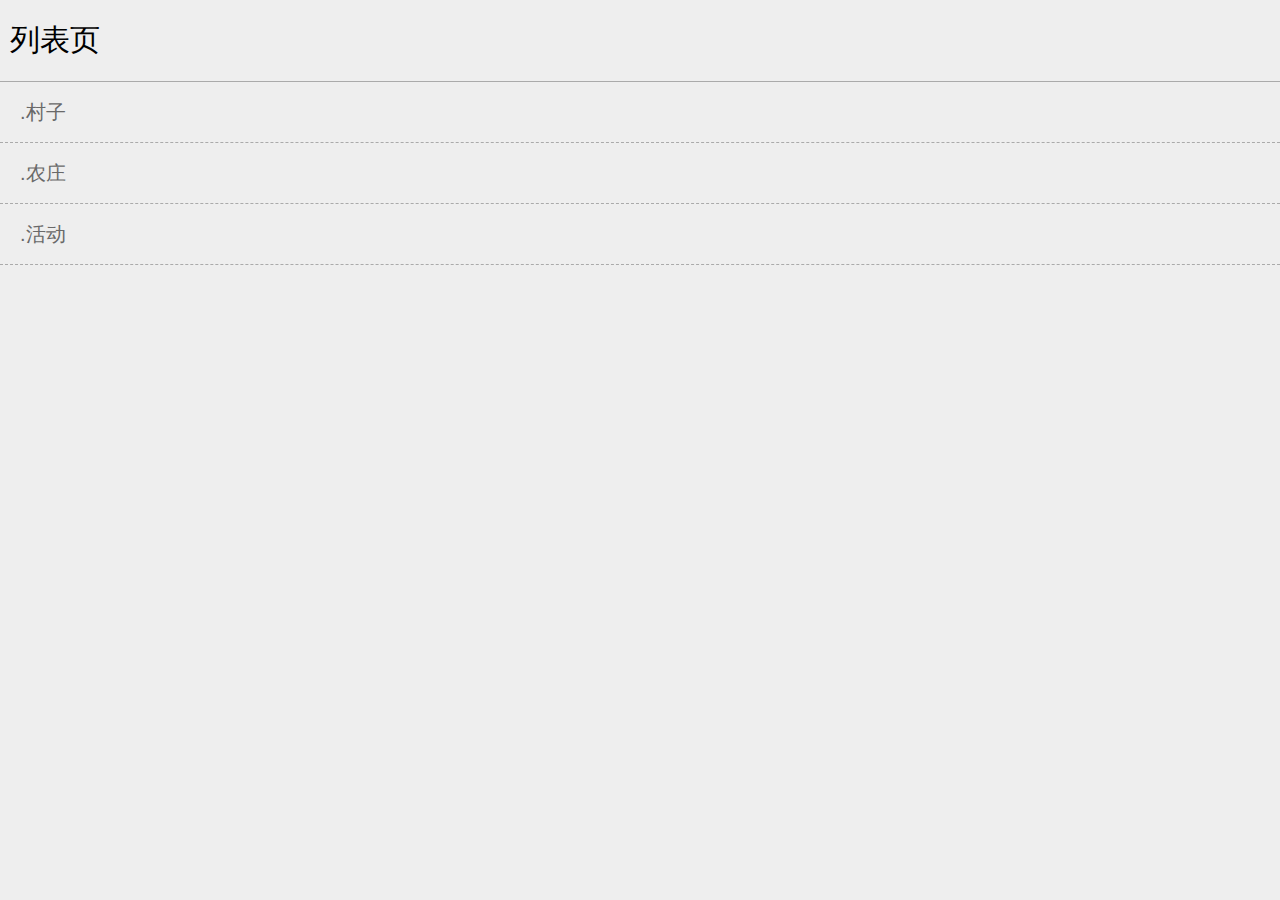
<file: index.html>
<!DOCTYPE html>
<html>
	<head>
		<meta charset="utf-8" />
		<title>首页测试</title>
		<meta name="viewport" content="width=device-width,initial-scale=1,user-scalable=no" />
		<link rel="stylesheet" type="text/css" href="css/base.css">
		<style type="text/css">
			a{text-decoration: none;color:#000;}
			.list-ul{ width: 100%; }
			.list-ul li{ height:60px; line-height: 60px; font-size: 2rem;
				border-bottom: 1px dashed #aaa;
			}
			.list-ul li a{color:#696969;display: block;padding-left: 20px;height:100%;}
			.list-ul h2{font-size:3rem;padding:20px 10px;border-bottom: 1px solid #aaa;}
		</style>
	</head>
	<body>
		
		<ul class="list-ul">
			<h2>列表页</h2>
			<li><a href="village.html">.村子</a></li>
			<li><a href="village.html">.农庄</a></li>
			<li><a href="village.html">.活动</a></li>
		</ul>

	</body>
</html>
</file>
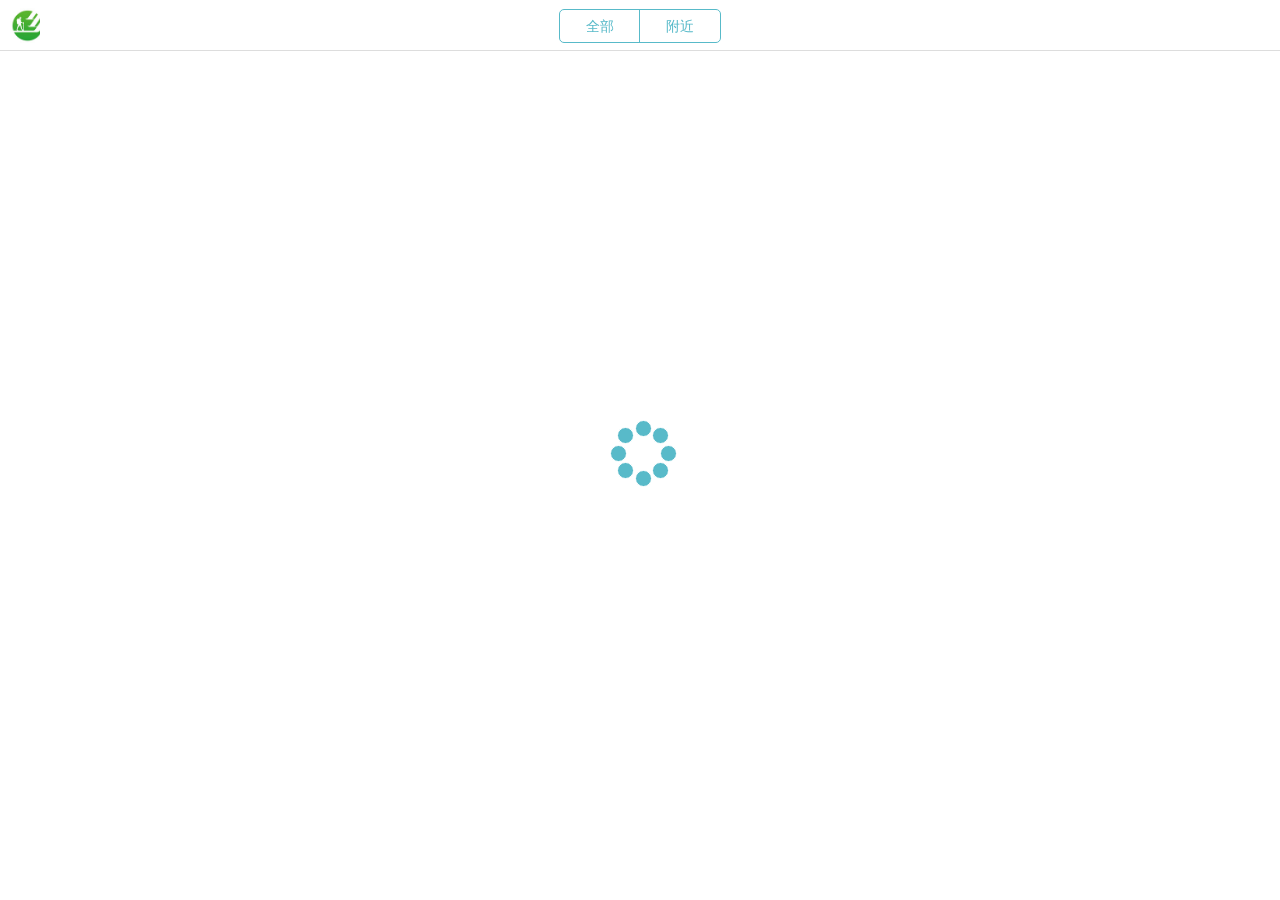
<file: activity.html>
<!DOCTYPE html>
<html>

	<head>
		<meta charset="utf-8" />
		<title>活动</title>
		<meta name="viewport" content="width=device-width,initial-scale=1,user-scalable=no" />
		<link rel="stylesheet" href="css/town.css" />
	</head>

	<body>

		<!-- 头部 -->
		<header class="header">
			<a href="javascript:history.back();" class="back"></a>
			<h2 id="title" class="title">
				<p>
					<span id="active-time-btn" data-target="#active-time-box">全部</span>
					<span id="active-order-btn" data-target="#active-order-box">附近</span>
				</p>
			</h2>
			<!--<i class="search"></i>-->
			
			<!-- 活动时间 -->
			<div id="active-time-box" class="active-box">
				<h3>活动时间</h3>
				<ul class="active-ul" data-target="#active-time-btn">
					<li class="cur" data-value="0" data-name="type">全部</li>
					<li data-value="1" data-name="type">今天</li>
					<li data-value="2" data-name="type">明天</li>
					<li data-value="3" data-name="type">本周末</li>
				</ul>
			</div>
			
			<!-- 排序 -->
			<div id="active-order-box" class="active-box">
				<h3>排序</h3>
				<ul class="active-ul" data-target="#active-order-btn">
					<li class="cur" data-value="0" data-name="sortType">附近</li>
					<li data-value="1" data-name="sortType">热门</li>
					<li data-value="2" data-name="sortType">最新</li>
				</ul>
			</div>			
		</header>
		
		<!-- 蒙版 -->
		<div id="active-box-rgba" class="rgba"></div>
		
		<!-- 主容器 -->
		<div id="main" class="page activity-page">			
			<!-- 主体部分 -->
			<!--<div class="town-box">
				<a href="#">				
					<img width="100%" src="http://124.232.137.177:86/images/ViliageImg/181861803/bigimage/2015324103548425243547885.jpg" />
					<div class="info">
						<h3>锦绣生态农庄</h3>
						<address>湖南省郴州市苏仙区</address>
						<article>距离：254.98km 即将开始</article>
					</div>
					<span class="recommend">推荐</span>					
				</a>
			</div>	-->
		</div>
		
		<!-- 辅助map -->
		<map id="tempmap"></map>		
		<script type="text/javascript" src="js/jquery-2.1.0.min.js" ></script>
		<script type="text/javascript" src="http://api.map.baidu.com/api?v=2.0&ak=tdQpg9YCvQELvz5NeaSNiI0i"></script>
		<script type="text/javascript" src="js/public.js" ></script>
		<script type="text/javascript" src="js/activity.js" ></script>
	</body>

</html>
</file>
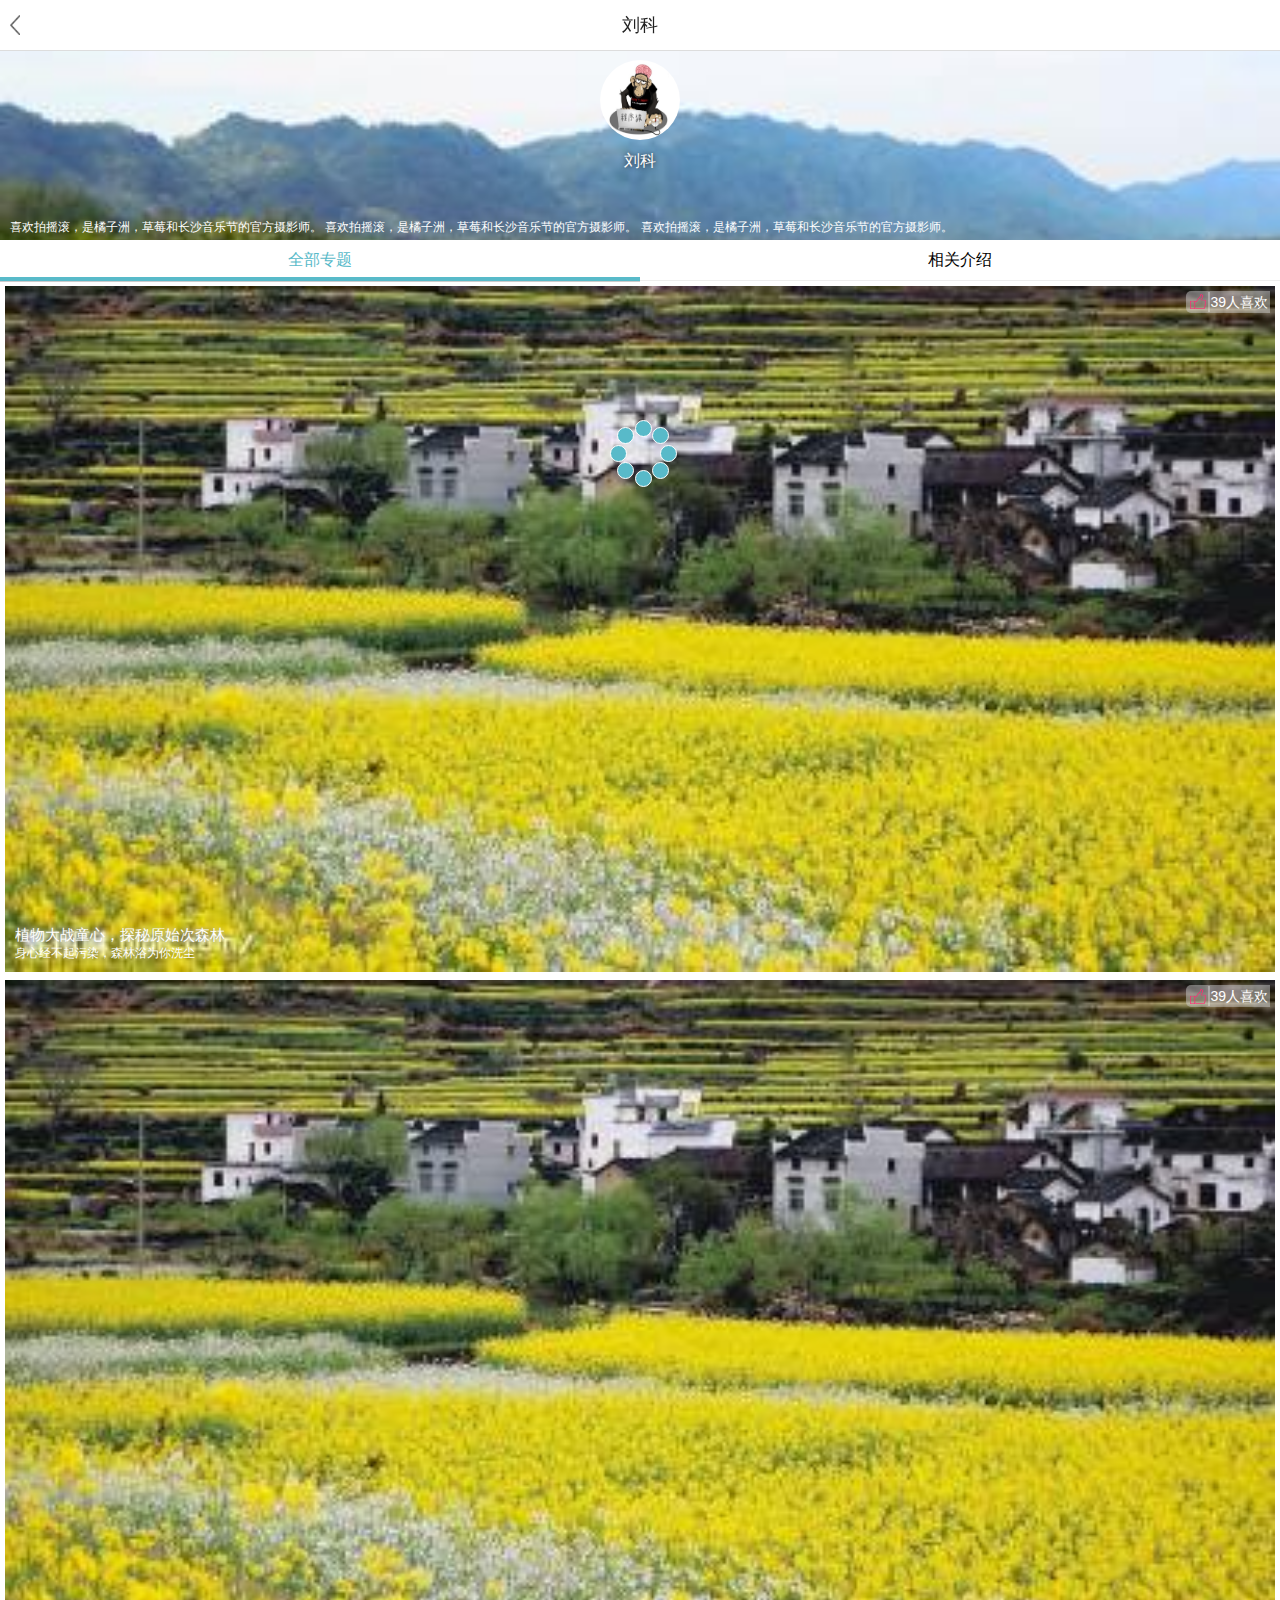
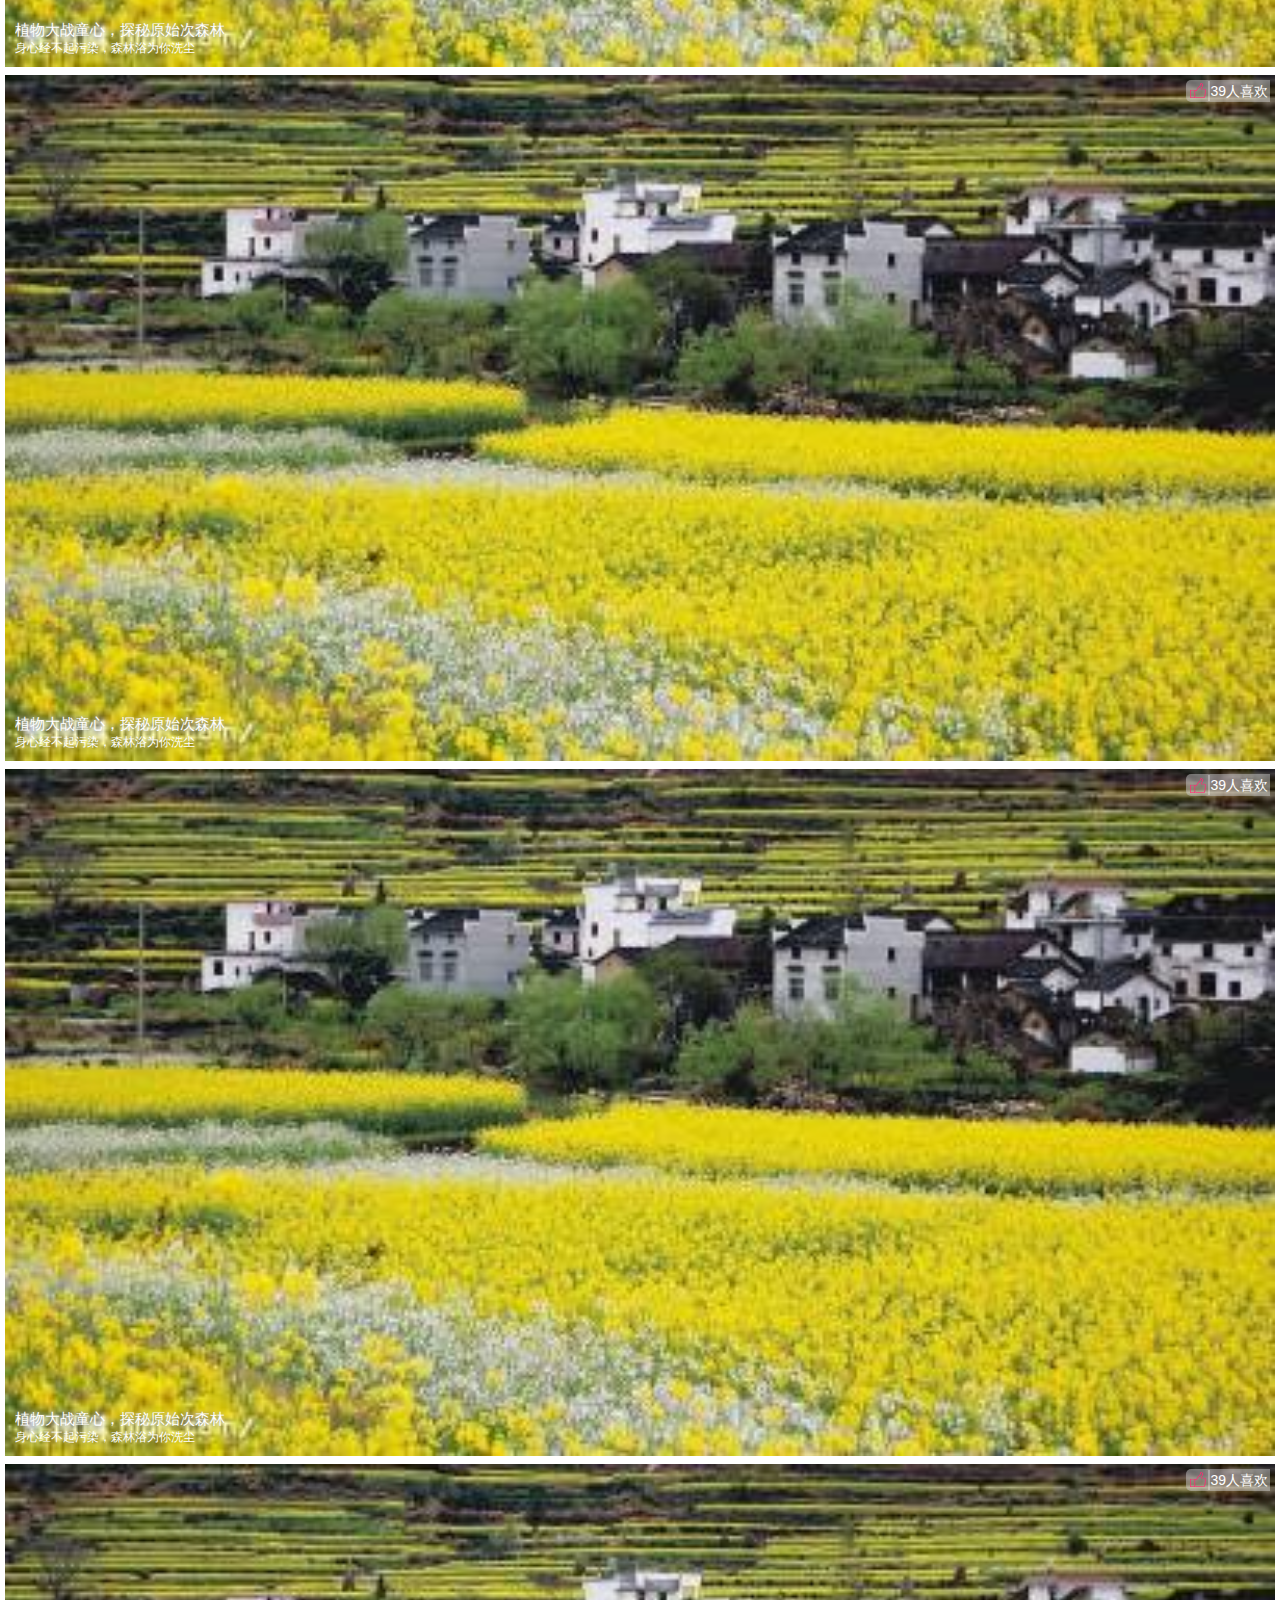
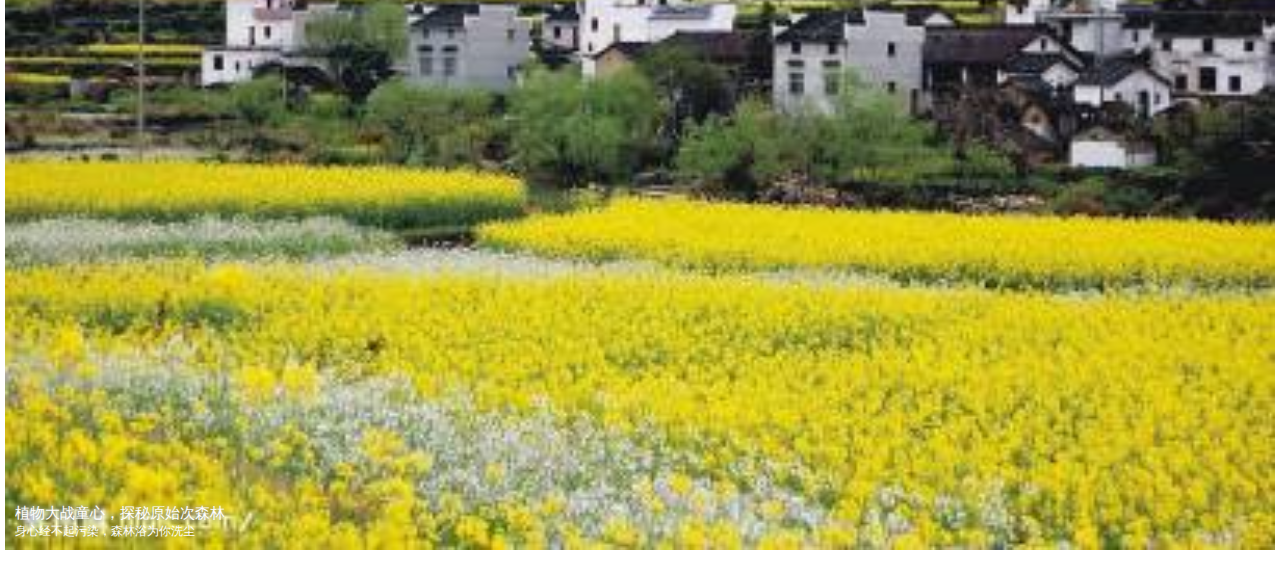
<file: personInfo.html>
<!DOCTYPE html>
<html>
	<head>
		<meta charset="utf-8">
		<title>个人信息展示</title>
		<meta name="viewport" content="width=device-width,initial-scale=1,user-scalable=no" />
		<meta name="apple-mobile-web-app-capable" content="yes" />
		<meta name="apple-mobile-web-app-title" content="信息展示" />
		<meta name="apple-mobile-web-app-status-bar-style" content="default" />
		<meta name="apple-touch-fullscreen" content="yes" />
		<link rel="stylesheet" href="css/special.css" />
		<style>
			.page{padding-bottom:0;}
		</style>
	</head>
	<body>
		
		
		<!-- 头部 -->
		<header class="header blank">
			<a href="#" id="back-a" class="back back-arrow"></a>
			<h2 id="title" class="title">刘科</h2>
			<!--<i class="search"></i>-->
		</header>
		
		<!-- 主容器 -->
		<section class="container">	
			
			<div class="page">
				
				<div class="info-top">
					<img class="head-img" src="img/head.jpg" />
					<h3 class="title">刘科</h3>
					<article>
						喜欢拍摇滚，是橘子洲，草莓和长沙音乐节的官方摄影师。
						喜欢拍摇滚，是橘子洲，草莓和长沙音乐节的官方摄影师。
						喜欢拍摇滚，是橘子洲，草莓和长沙音乐节的官方摄影师。					
					</article>
				</div>
							
				<!-- 专题与介绍 -->
				<header class="info-tab">
					<h4 class="cur">全部专题<span class="line"></span></h4><h4>相关介绍</h4>
				</header>
				
				<section class="info-box">				
					<div id="info-page" title="专题列表">						
						<div class="special-box">
							<a href="#">							
								<img src="img/cun2.jpg" width="100%" height="auto" />
								<p class="zan">
									<i></i><span>39</span>人喜欢
								</p>
								<div class="info">
									<h4>植物大战童心，探秘原始次森林</h4>
									<article>身心经不起污染，森林浴为你洗尘</article>
								</div>
							</a>
						</div>				
						<div class="special-box">
							<a href="#">							
								<img src="img/cun2.jpg" width="100%" height="auto" />
								<p class="zan">
									<i></i><span>39</span>人喜欢
								</p>
								<div class="info">
									<h4>植物大战童心，探秘原始次森林</h4>
									<article>身心经不起污染，森林浴为你洗尘</article>
								</div>
							</a>
						</div>				
						<div class="special-box">
							<a href="#">							
								<img src="img/cun2.jpg" width="100%" height="auto" />
								<p class="zan">
									<i></i><span>39</span>人喜欢
								</p>
								<div class="info">
									<h4>植物大战童心，探秘原始次森林</h4>
									<article>身心经不起污染，森林浴为你洗尘</article>
								</div>
							</a>
						</div>				
						<div class="special-box">
							<a href="#">							
								<img src="img/cun2.jpg" width="100%" height="auto" />
								<p class="zan">
									<i></i><span>39</span>人喜欢
								</p>
								<div class="info">
									<h4>植物大战童心，探秘原始次森林</h4>
									<article>身心经不起污染，森林浴为你洗尘</article>
								</div>
							</a>
						</div>				
						<div class="special-box">
							<a href="#">							
								<img src="img/cun2.jpg" width="100%" height="auto" />
								<p class="zan">
									<i></i><span>39</span>人喜欢
								</p>
								<div class="info">
									<h4>植物大战童心，探秘原始次森林</h4>
									<article>身心经不起污染，森林浴为你洗尘</article>
								</div>
							</a>
						</div>
					</div>
					
					<!-- 相关介绍 -->
					<div id="info-about" class="info-about">
						<p>
							我是一滴远方孤星的泪水，藏在你身上已经万年，所有你的心思都被我看穿，让我温暖你的脸
							我是一滴远方孤星的泪水，藏在你身上已经万年，所有你的心思都被我看穿，让我温暖你的脸
						</p>
						<p>
							我是一滴远方孤星的泪水，藏在你身上已经万年，所有你的心思都被我看穿，让我温暖你的脸
						</p>
					</div>				
				</section>
			</div>
		</section>
		
		<script type="text/javascript" src="js/jquery-2.1.0.min.js" ></script>
		<script type="text/javascript" src="js/public.js" ></script>
		<script type="text/javascript" src="js/special.js" ></script>
		<script>
			_init_person();
		</script>
	</body>
</html>
</file>
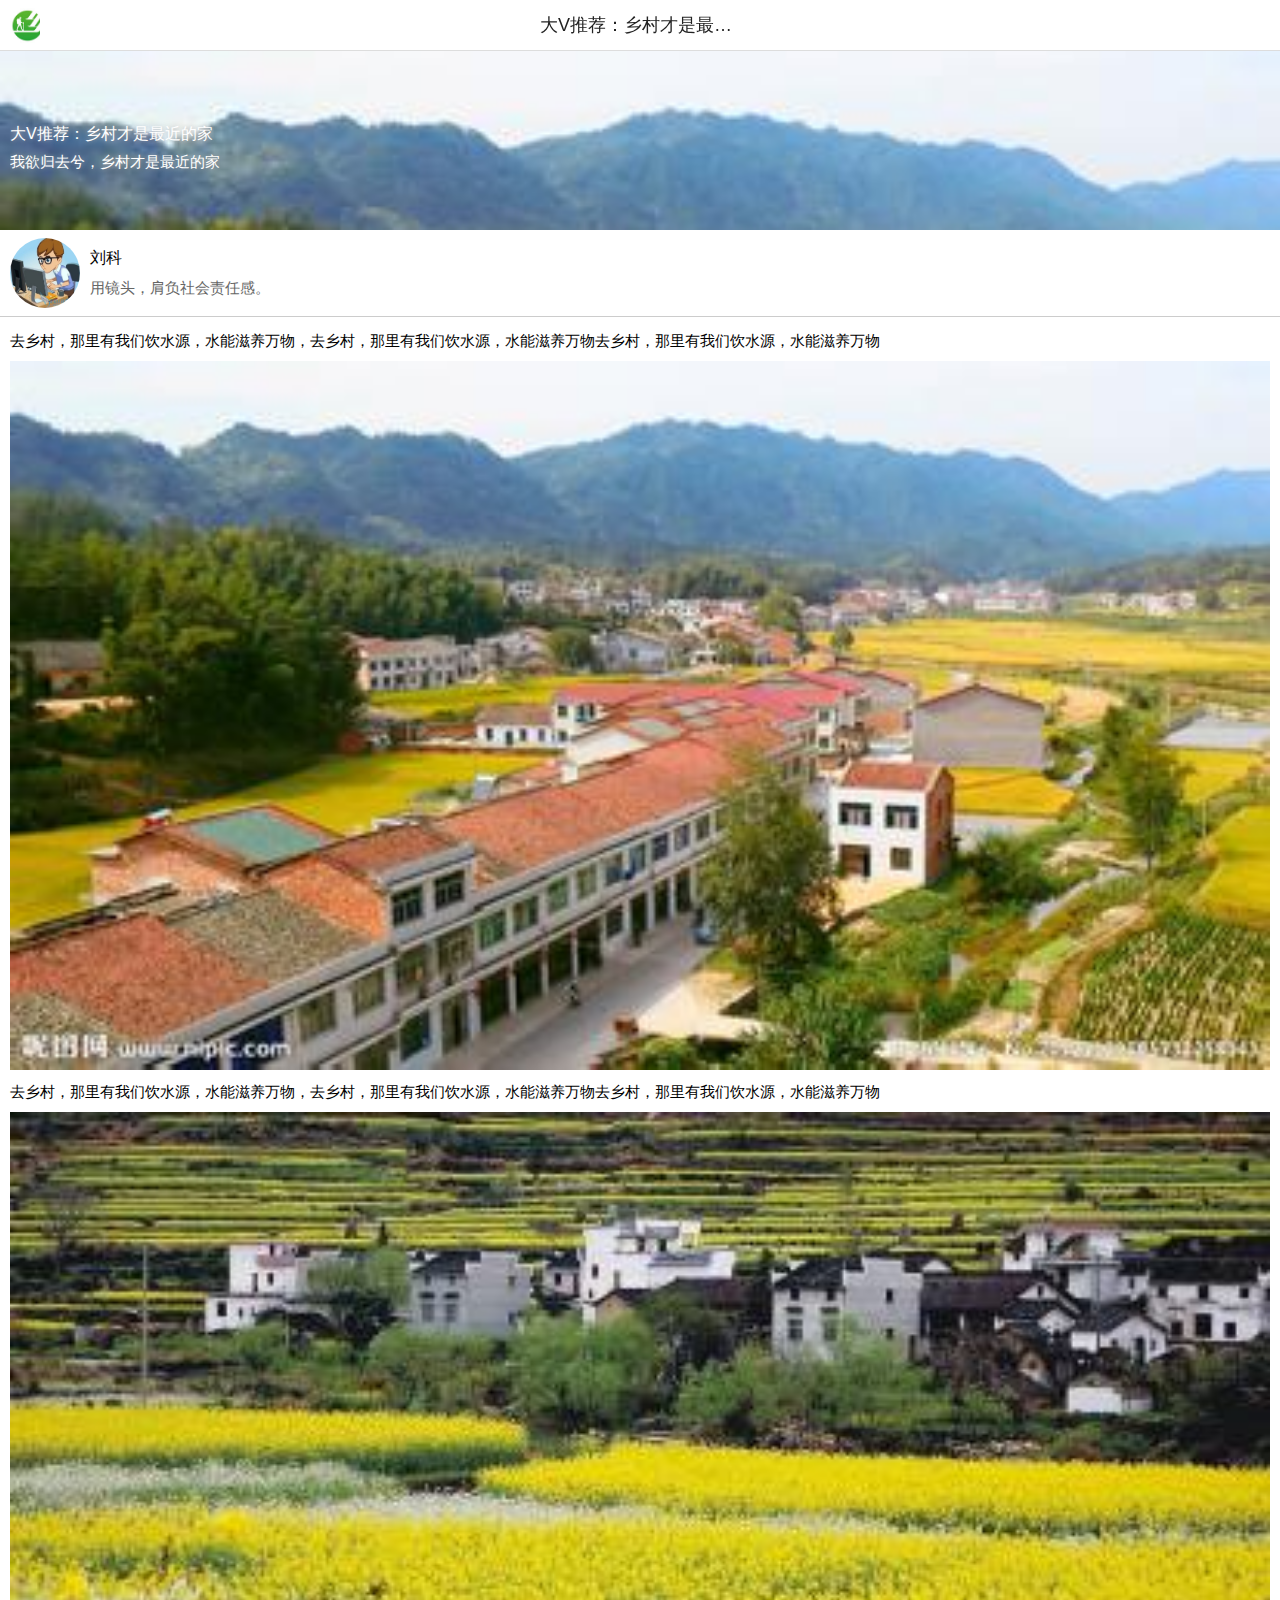
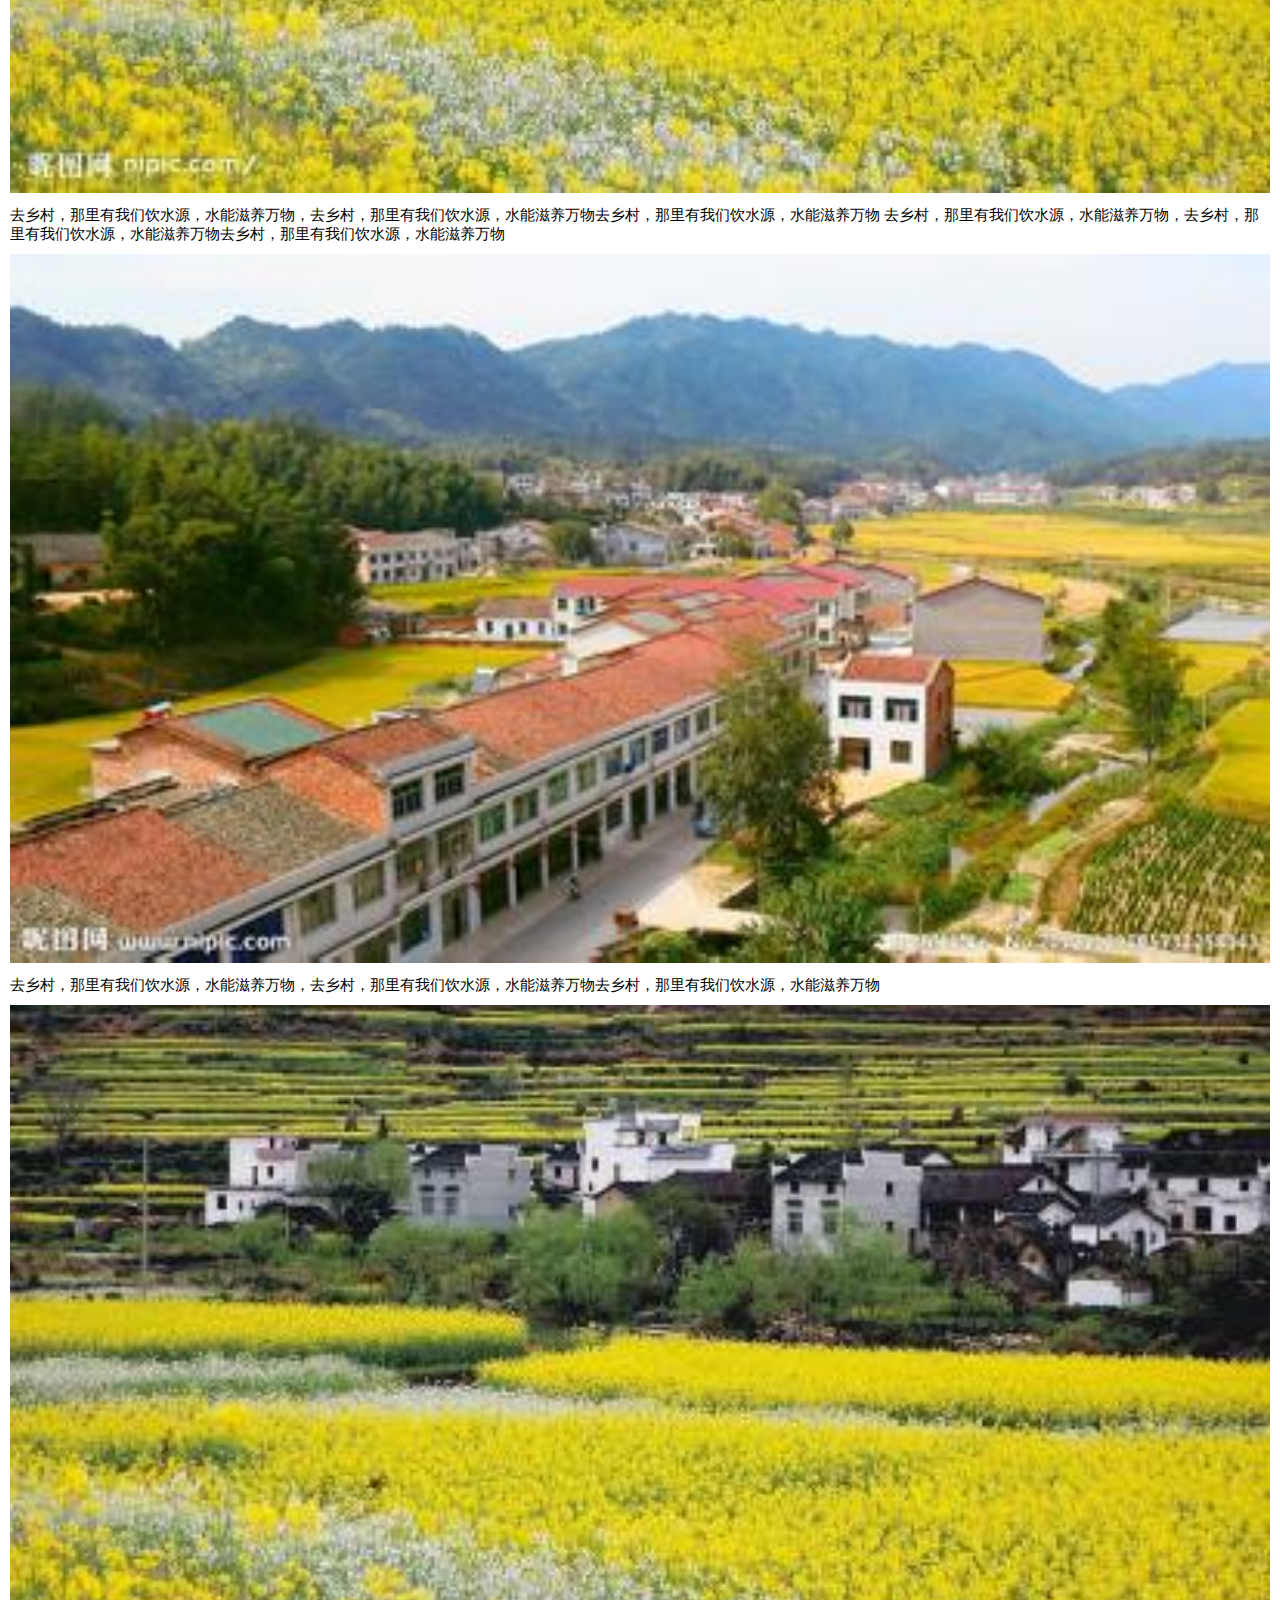
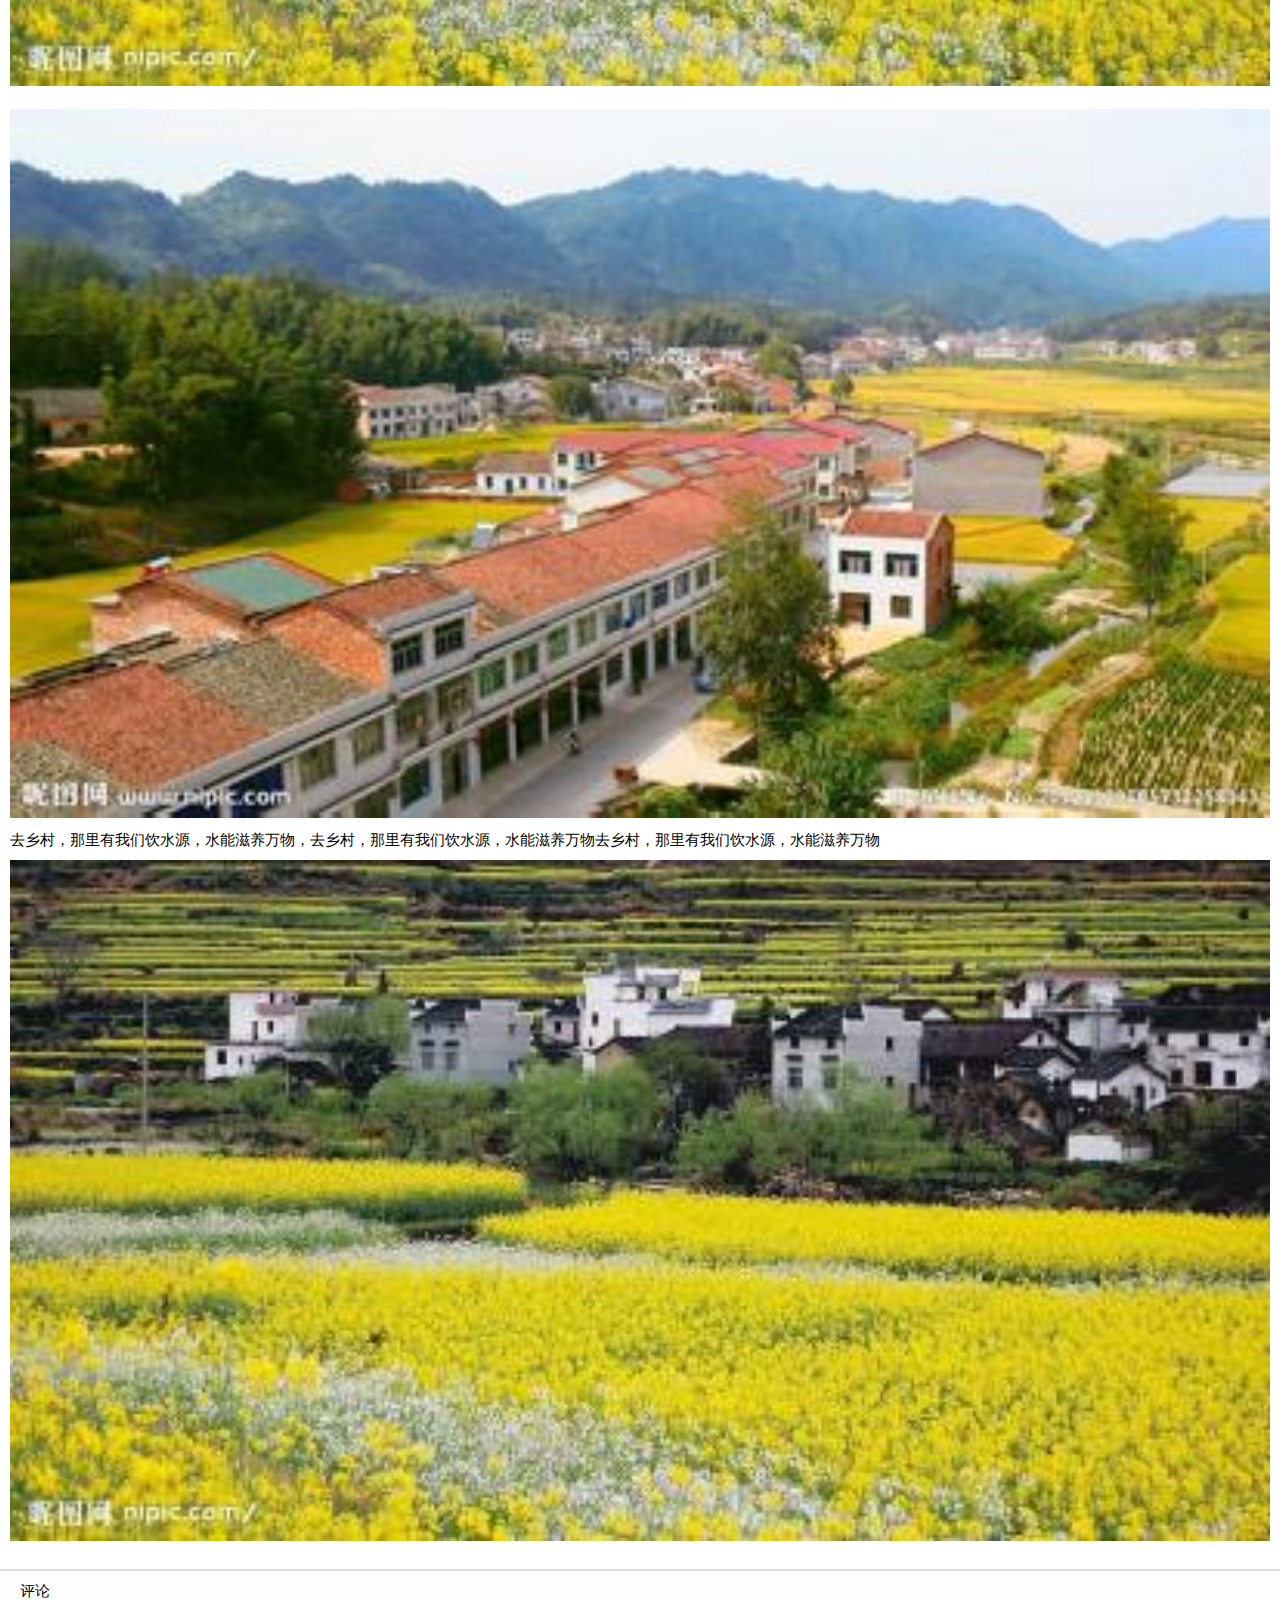
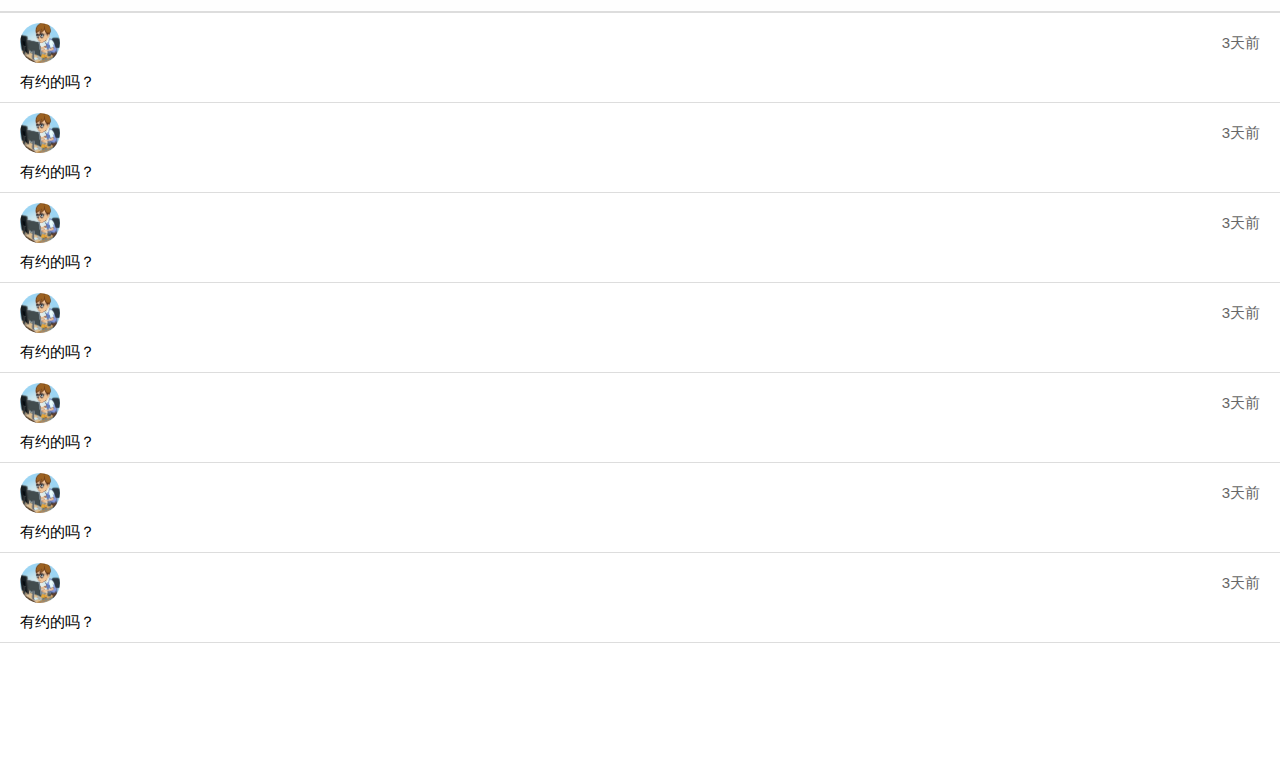
<file: special.html>
<!DOCTYPE html>
<html>
	<head>
		<meta charset="utf-8">
		<title>专题</title>
		<meta name="viewport" content="width=device-width,initial-scale=1,user-scalable=no" />
		<link rel="stylesheet" href="css/special.css" />
	</head>
	<body>
		
		<!-- 头部 -->
		<header class="header">
			<a href="#" id="back-a" class="back"></a>
			<h2 id="title" class="title">大V推荐：乡村才是最近的家</h2>
			<!--<i class="search"></i>-->
		</header>
		
		<!-- 主容器 -->
		<section class="page">	
			<!-- 顶部 -->
			<header class="top">
				<article>					
					<h2>大V推荐：乡村才是最近的家</h2>
					<p>我欲归去兮，乡村才是最近的家</p>
				</article>
			</header>
			
			<!-- 人物 -->
			<section class="people-box">
				<img src="img/head1.jpg" />
				<h3>刘科</h3>
				<p>用镜头，肩负社会责任感。</p>
			</section>
			<hr class="line" />
			
			<!-- 主题内容 -->
			<section class="main">
				<p>去乡村，那里有我们饮水源，水能滋养万物，去乡村，那里有我们饮水源，水能滋养万物去乡村，那里有我们饮水源，水能滋养万物</p>
				<img src="img/cun1.jpg" />
				<p>去乡村，那里有我们饮水源，水能滋养万物，去乡村，那里有我们饮水源，水能滋养万物去乡村，那里有我们饮水源，水能滋养万物</p>
				<img src="img/cun2.jpg" />
				<p>去乡村，那里有我们饮水源，水能滋养万物，去乡村，那里有我们饮水源，水能滋养万物去乡村，那里有我们饮水源，水能滋养万物
				去乡村，那里有我们饮水源，水能滋养万物，去乡村，那里有我们饮水源，水能滋养万物去乡村，那里有我们饮水源，水能滋养万物</p>
				<img src="img/cun1.jpg" />
				<p>去乡村，那里有我们饮水源，水能滋养万物，去乡村，那里有我们饮水源，水能滋养万物去乡村，那里有我们饮水源，水能滋养万物</p>
				<img src="img/cun2.jpg" />
				<img src="img/cun1.jpg" />
				<p>去乡村，那里有我们饮水源，水能滋养万物，去乡村，那里有我们饮水源，水能滋养万物去乡村，那里有我们饮水源，水能滋养万物</p>
				<img src="img/cun2.jpg" />				
			</section>
			
			<!-- 评论部分 -->
			<section class="comment-box">
				<h2>评论</h2>
				<ul class="comment">
					<li>
						<h3><img src="img/head1.jpg" /><i>3天前</i></h3>
						<article>有约的吗？</article>
					</li>
					<li>
						<h3><img src="img/head1.jpg" /><i>3天前</i></h3>
						<article>有约的吗？</article>
					</li>
					<li>
						<h3><img src="img/head1.jpg" /><i>3天前</i></h3>
						<article>有约的吗？</article>
					</li>
					<li>
						<h3><img src="img/head1.jpg" /><i>3天前</i></h3>
						<article>有约的吗？</article>
					</li>
					<li>
						<h3><img src="img/head1.jpg" /><i>3天前</i></h3>
						<article>有约的吗？</article>
					</li>
					<li>
						<h3><img src="img/head1.jpg" /><i>3天前</i></h3>
						<article>有约的吗？</article>
					</li>
					<li>
						<h3><img src="img/head1.jpg" /><i>3天前</i></h3>
						<article>有约的吗？</article>
					</li>
				</ul>				
			</section>
		</div>
	</body>
</html>
</file>
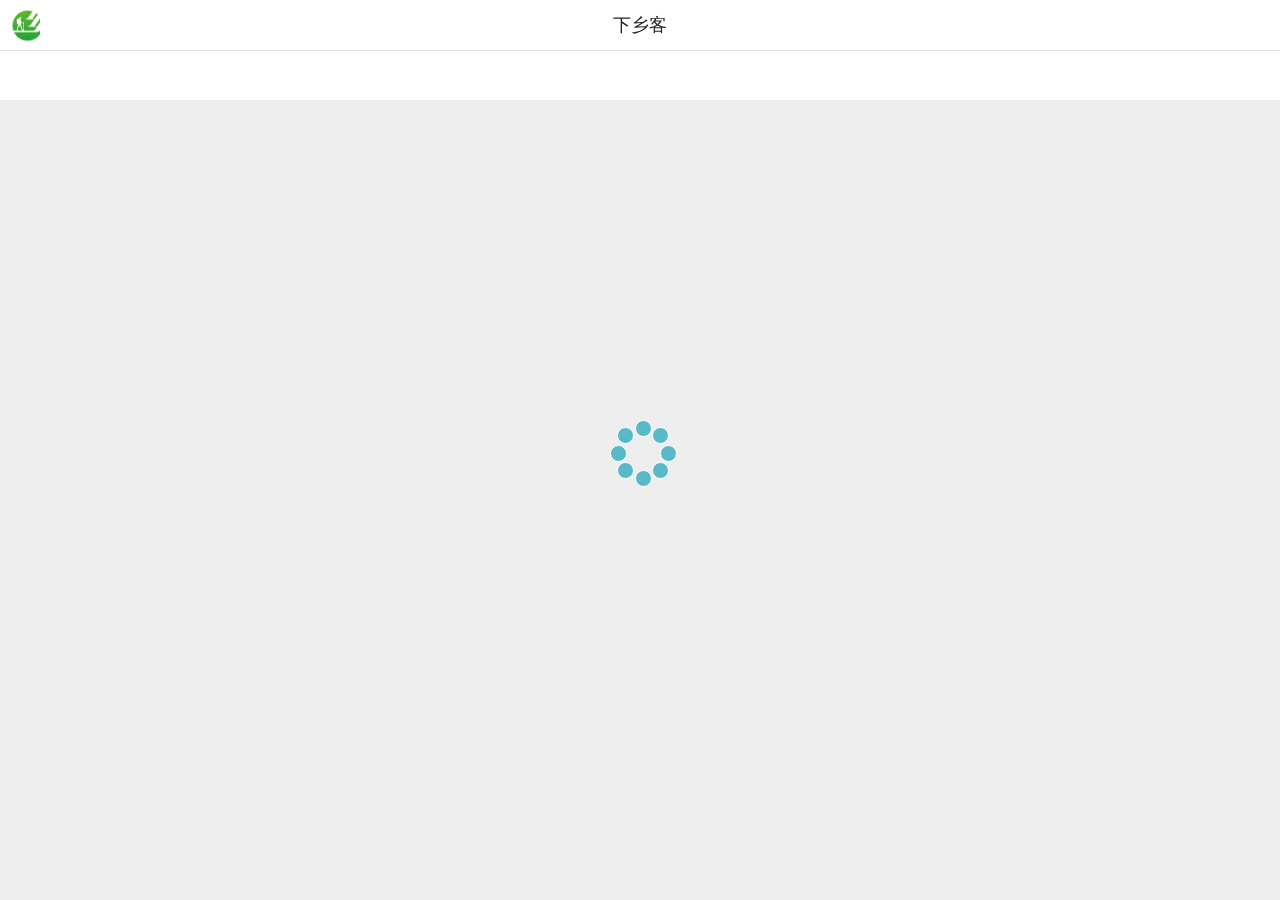
<file: specialList.html>
<!DOCTYPE html>
<html>
	<head>
		<meta charset="utf-8" />
		<title>专题列表</title>
		<meta name="viewport" content="width=device-width,initial-scale=1.0,minimum-scale=1.0,maximum-scale=1.0,user-scalable=no" />
		<meta name="apple-mobile-web-app-capable" content="yes" />
		<meta name="apple-mobile-web-app-status-bar-style" content="default" />
		<meta name="apple-mobile-web-app-title" content="专题列表" />
		<meta name="apple-touch-fullscreen" content="yes" />
		<meta name="format-detection" content="telephone=no;email=no" />
		<link rel="stylesheet" href="css/special.css" />
	</head>
	<body>
		
		<!-- 头部 -->
		<header class="header">
			<a href="#" id="back-a" class="back"></a>
			<h2 id="title" class="title">下乡客</h2>
			<!--<i class="search"></i>-->
		</header>
		
		<!-- 主容器 -->
		<div class="container">	
			<!-- 村庄列表 -->
			<div id="special-page" class="page" title="专题列表">						
				<!--<div class="special-box">
					<a href="#">							
						<img src="img/cun2.jpg" width="100%" height="auto" />
						<p class="zan">
							<i></i><span>39</span>人喜欢
						</p>
						<div class="info">
							<h4>植物大战童心，探秘原始次森林</h4>
							<article>身心经不起污染，森林浴为你洗尘</article>
						</div>
					</a>
				</div>-->
			</div>
		</div>
		
		<script type="text/javascript" src="js/jquery-2.1.0.min.js" ></script>
		<script type="text/javascript" src="js/public.js" ></script>
		<script type="text/javascript" src="js/special.js" ></script>
		<script>
			$(function(){
				initSpecialList();
			});
		</script>
	</body>
</html>
</file>
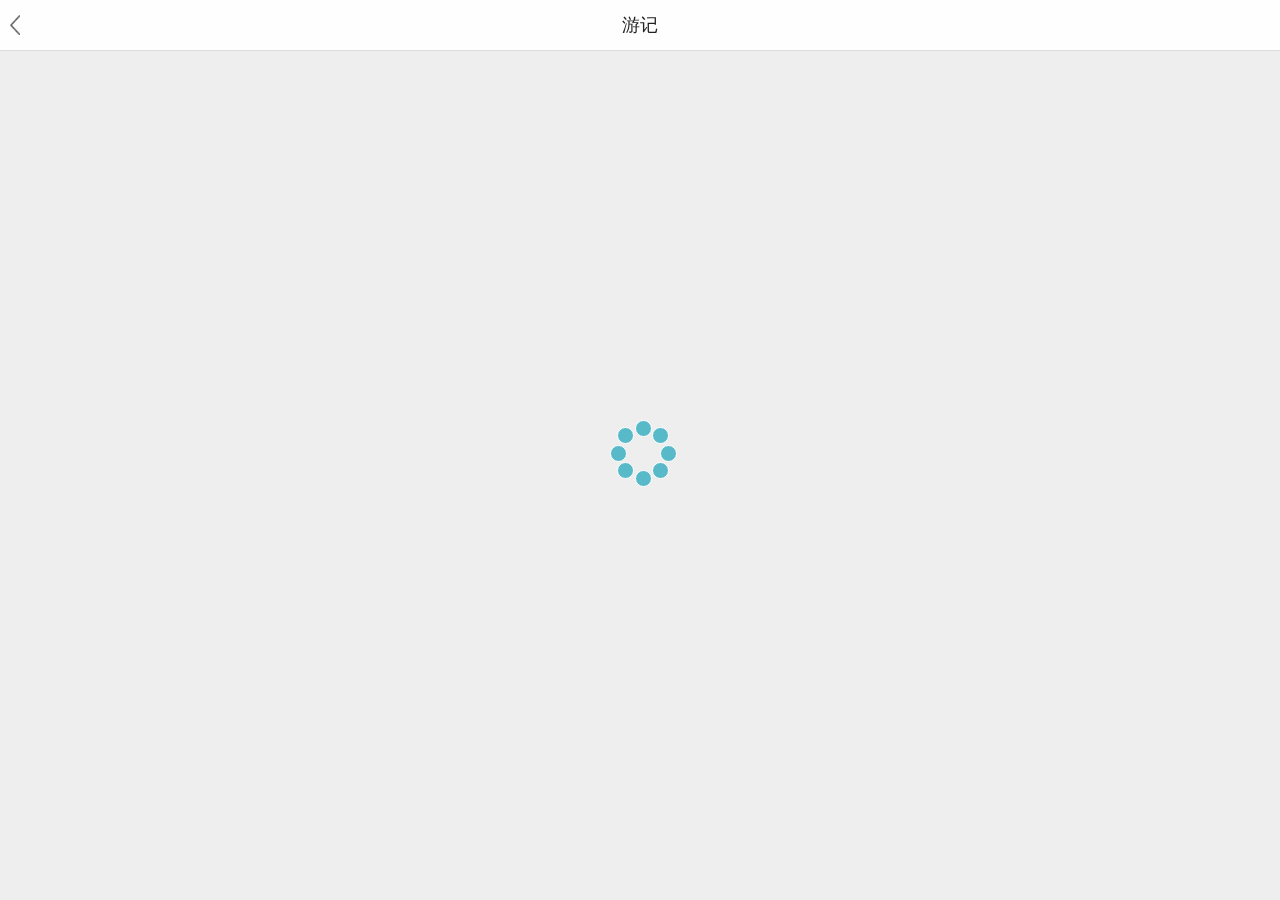
<file: travelNote.html>
<!DOCTYPE html>
<html>
	<head>
		<meta charset="utf-8">
		<title>游记</title>
		<meta name="viewport" content="width=device-width,initial-scale=1,minimum-scale=1,maximum-scale=1,user-scalable=0" />
		<meta name="format-detection" content="telephone=no;email=no" /><meta name="apple-mobile-web-app-capable" content="yes" />
		<meta name="apple-mobile-web-app-status-bar-style" content="default" />
		<meta name="apple-mobile-web-app-title" content="游记" />
		<meta name="apple-touch-fullscreen" content="yes" />
		<link rel="stylesheet" href="css/base.css" />
		<style>
			.main{padding:50px 0;}
			.travel-box{ padding:10px 10px 5px 10px;}
			.travel-box:nth-child(2n){ background:#fafafa; }
			.travel-box a{color:#111; }
			.travel-box .img{ 
				position:relative;margin-right:10px;
				border-radius:3px; float:left;
			}
			.img img{ border-radius:3px;}
			.img i{ 
				position:absolute; left:6px;top:6px;
				text-align: center; height:18px; line-height: 18px; width:36px;
				background-color:#f00; color:#fff;
			}
			.travel-box h3{ font-size:1.5rem;overflow: hidden; text-overflow: ellipsis;white-space: nowrap;
				height:46px; line-height: 26px;
			}
			.content{ font-size:1.3rem;color:#555; }
			.content span{ margin-left:20px;}
			.content i{ float:right;}
		</style>
	</head>
	<body>
		
		<!-- 头部 -->
		<header class="header">
			<a href="#" id="back-a" class="back back-arrow"></a>
			<h2 id="title" class="title">游记</h2>
		</header>
		
		<!-- 主体内容 -->
		<div class="container">			
			<div class="main" id="main"></div>			
		</div>
		
		<script type="text/javascript" src="js/jquery-2.1.0.min.js" ></script>
		<script type="text/javascript" src="js/public.js" ></script>
		<script>
			
			var Param = {
				api_name: "VillageRaiders",
				pageNum: 1
			};
			
			$(function(){
				load_data();//加载数据
				$(window).on( "scroll", function(e){	
					if( $(this).scrollTop()+bodyH === document.body.scrollHeight){	
						load_data();
					}		
				});
				
				console.log( navigator.userAgent );
				
			});
			
			//数据加载
			function load_data(){				
				loading();
				$.ajax({
					url: dataUrl+"/"+Param.api_name,
					type: "get",
					data: Param,
					dataType: "json",
					success: function(data){	
						data = data.lst;
						var len = data.length;
						var arr = [];
						for(var i=0; i<len; i++){		
							
							var obj = data[i];
							arr.push( '<div class="travel-box">');							
							arr.push('<a href="'+obj.url+'"><div class="img">' );
							arr.push('<img src="'+obj.photoUrl+'" width="90px" height="60px" />');
							obj.isSuggest=="1" && arr.push('<i>精选</i>');
							arr.push('</div><h3>'+obj.title+'</h3>');
							arr.push('<section class="content"><time>'+obj.playTime+'</time>');
							arr.push('<span>1天</span><i>推荐'+obj.suggestPeople+'后</i></section></a></div>');						
						}		
						
						//无数据
						if( Param.pageNum == 1 && arr.length == 0 ){
							arr.push( '<div class="no-data">没有符合条件的数据</div>' );		
						}
						if(arr.length>0) Param.pageNum++;  
						
						//添加到页面
						var $content = $(arr.join(""));
						//添加
						$("#main").append( $content );
						$content.fadeIn(200);
						hideLoad();
					}
				});
			}
		</script>
	</body>
</html>
</file>
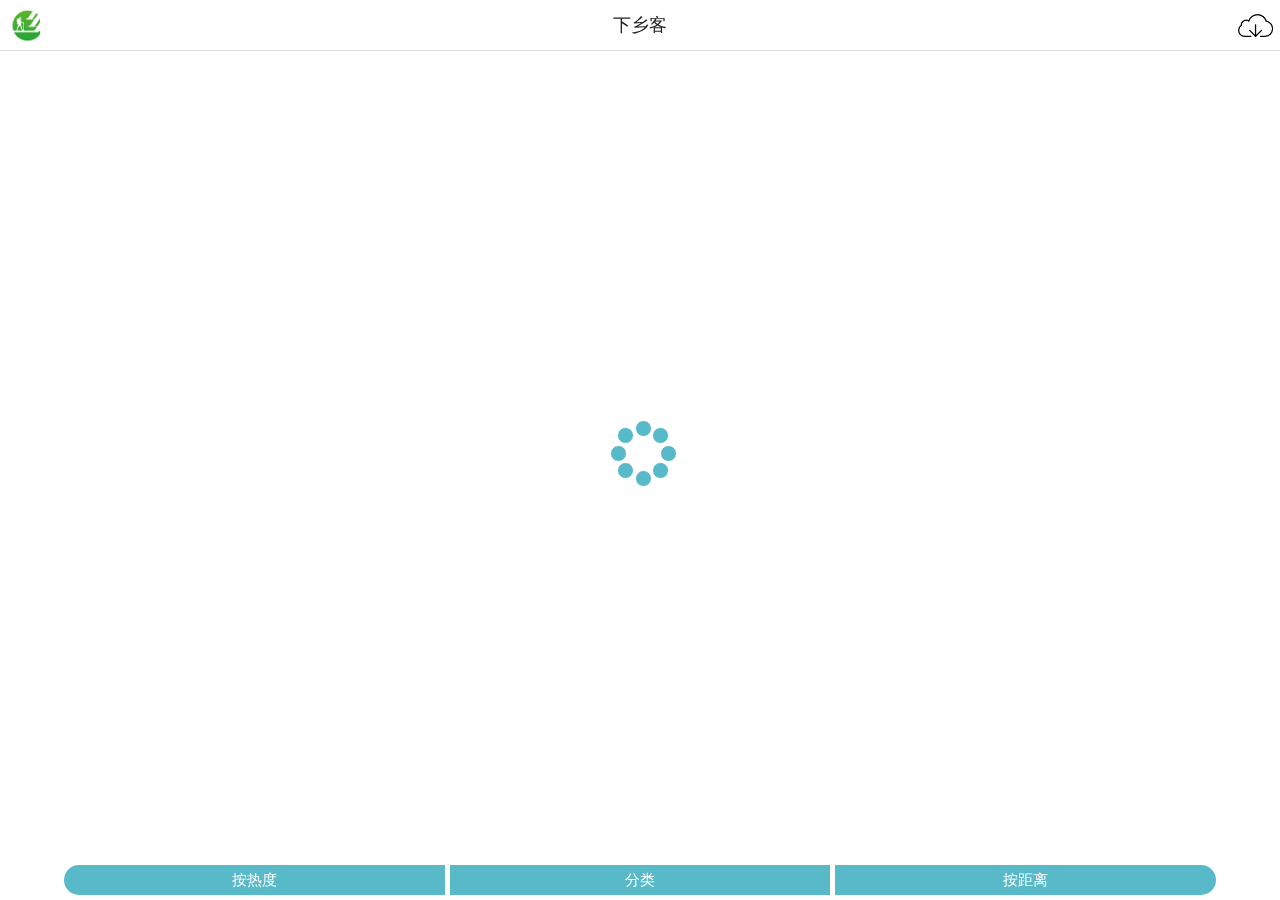
<file: village.html>
<!DOCTYPE html>
<html lang="en">
<head>
	<meta charset="UTF-8" />
	<title>村子</title>
	<meta name="viewport" content="width=device-width,initial-scale=1,user-scalable=no" />
	<link rel="stylesheet" href="css/village.css" />
</head>
<body>
	
	<!-- 头部 -->
	<header class="header">
		<a href="#" id="back-a" class="back"></a>
		<h2 id="title" class="title">下乡客</h2>
		<!--<i class="search"></i>-->
		<i class="download"></i>
	</header>
	
	<!-- 主容器 -->
	<div class="container">	
		<!-- 村庄列表 -->
		<div id="village-page" class="page" title="村子">			
			<!-- 主体部分 -->
			<section id="main" class="main"></section>			
			<!-- 辅助map -->
			<map id="tempmap"></map>		
			
			<!-- 尾部 -->
			<footer class="footer">
				<section>
					<span id="hot-span-btn">按热度</span>
					<span id="class-span-btn">分类</span>
					<span id="km-span-btn">按距离</span>
				</section>
			</footer>
		</div>
		
			
		<!-- 标签类型 -->
		<div id="tag-page" class="page" title="分类列表">
			<section id="tag-box" class="tag-box">				
				<div class="tag">
					<h2>分类</h2>
					<ul>
						<li tagId="">全部</li>
					</ul>
				</div>				
			</section>
		</div>	
	</div>
	
	<script type="text/javascript" src="js/jquery-2.1.0.min.js" ></script>
	<script type="text/javascript" src="http://api.map.baidu.com/api?v=2.0&ak=tdQpg9YCvQELvz5NeaSNiI0i"></script>
	<script type="text/javascript" src="js/public.js" ></script>
	<script type="text/javascript" src="js/village.js" ></script>
	<script>		
		initPos( getVillage );
	</script>
</body>
</html>
</file>
<file: css/base.css>
@font-face{font-family:"hyqh";src:url("../font/HYQiHeiX1-35W.otf") format("otf")}html{font-size:62.5%;-ms-text-size-adjust:none;-webkit-text-size-adjust:none;text-size-adjust:none}*{font-family:"hyqh","Helvetica Neue", Helvetica, STHeiTi}html,body{height:100%;width:100%}html,body,ul,p,h1,h2,h3,h4,h5,h6{margin:0;padding:0;font-weight:normal}a{text-decoration:none}img,button{border:none}input:focus,button:focus{outline:none}i,s,b,em,address{font-style:normal}ul{list-style:none}body{background:#eee}.txtflow,.header .title{overflow:hidden;text-overflow:ellipsis;white-space:nowrap}.clear,.page:after{display:block;height:0;width:100%;clear:both}.rgba{width:100%;height:100%;position:fixed;z-index:9;background:rgba(0,0,0,0.4);display:none}.abs,.page,.loading-remind{position:absolute;top:0;left:0;bottom:0;right:0;margin:auto}.line{display:block;border:none;border-bottom:1px solid #ccc;height:0;width:100%;margin:0;padding:0}.container{position:relative;height:100%}.page{padding-top:50px;padding-bottom:50px;background:#fff}.page:after{content:''}.header{height:50px;line-height:50px;width:100%;text-align:center;background:rgba(255,255,255,0.9);position:fixed;top:0;color:#222;z-index:100;border-bottom:1px solid #ddd}.header .title{font-size:1.8rem;transition:all .3s;width:200px;margin:0 auto}.header .back,.header .search,.header .download{display:block;position:absolute;top:0;bottom:0;font-size:1.6rem;color:#fff;width:40px;background:no-repeat 10px center;background-size:auto 35px}.header .back{left:0;background-image:url(../img/logo.jpg)}.header .back-arrow{background-size:auto 20px;background-image:url(../img/arrow-left-blank.png)}.header .search{right:0}.header .download{background-image:url(../img/download.png);width:50px;right:2px;background-size:35px auto}.blank .back{background-size:auto 20px;background-image:url(../img/arrow-left-blank.png)}.footer{height:30px;line-height:30px;width:100%;position:fixed;bottom:5px;z-index:100}.footer section{width:90%;margin:0 auto;text-align:center;overflow:hidden;display:-webkit-box;display:-webkit-flex;display:flex;-webkit-box-pack:center;-webkit-justify-content:center;justify-content:center;flex-direction:row}.footer span{display:block;margin-right:5px;background:#58BAC9;color:#fff;height:30px;font-size:1.5rem;-webkit-box-flex:1;-webkit-flex:1;flex:1}.footer span:first-child{border-radius:15px 0 0 15px}.footer span:last-child{border-radius:0 15px 15px 0;margin:0}.no-data{padding-top:160px;padding-bottom:20px;font-size:1.5rem;border-top:1px solid #ddd;text-align:center;color:#666;background:#fff url(../img/no-data.jpg) no-repeat center 20px}.loading-remind{position:fixed;z-index:19;display:none;width:150px;height:150px}.loading-remind .loading{width:150px;height:150px;margin:0 auto;position:relative;z-index:20}.loading-remind p{font-size:2.5rem;color:#1e1f2f;text-align:center}.ball-spin-fade-loader{position:absolute;top:45%;left:45%}@-webkit-keyframes ball-spin-fade-loader{50%{opacity:0.3;-webkit-transform:scale(0.4);transform:scale(0.4)}100%{opacity:1;-webkit-transform:scale(1);transform:scale(1)}}@keyframes ball-spin-fade-loader{50%{opacity:0.3;-webkit-transform:scale(0.4);transform:scale(0.4)}100%{opacity:1;-webkit-transform:scale(1);transform:scale(1)}}.ball-spin-fade-loader>div:nth-child(1){top:25px;left:0;-webkit-animation:ball-spin-fade-loader 1s 0s infinite linear;animation:ball-spin-fade-loader 1s 0s infinite linear}.ball-spin-fade-loader>div:nth-child(2){top:17.04545px;left:17.04545px;-webkit-animation:ball-spin-fade-loader 1s 0.12s infinite linear;animation:ball-spin-fade-loader 1s 0.12s infinite linear}.ball-spin-fade-loader>div:nth-child(3){top:0;left:25px;-webkit-animation:ball-spin-fade-loader 1s 0.24s infinite linear;animation:ball-spin-fade-loader 1s 0.24s infinite linear}.ball-spin-fade-loader>div:nth-child(4){top:-17.04545px;left:17.04545px;-webkit-animation:ball-spin-fade-loader 1s 0.36s infinite linear;animation:ball-spin-fade-loader 1s 0.36s infinite linear}.ball-spin-fade-loader>div:nth-child(5){top:-25px;left:0;-webkit-animation:ball-spin-fade-loader 1s 0.48s infinite linear;animation:ball-spin-fade-loader 1s 0.48s infinite linear}.ball-spin-fade-loader>div:nth-child(6){top:-17.04545px;left:-17.04545px;-webkit-animation:ball-spin-fade-loader 1s 0.6s infinite linear;animation:ball-spin-fade-loader 1s 0.6s infinite linear}.ball-spin-fade-loader>div:nth-child(7){top:0;left:-25px;-webkit-animation:ball-spin-fade-loader 1s 0.72s infinite linear;animation:ball-spin-fade-loader 1s 0.72s infinite linear}.ball-spin-fade-loader>div:nth-child(8){top:17.04545px;left:-17.04545px;-webkit-animation:ball-spin-fade-loader 1s 0.84s infinite linear;animation:ball-spin-fade-loader 1s 0.84s infinite linear}.ball-spin-fade-loader>div{background-color:#58BAC9;width:15px;height:15px;border-radius:100%;margin:2px;border:1px solid #fff;-webkit-animation-fill-mode:both;animation-fill-mode:both;position:absolute}
</file>
<file: css/town.css>
@font-face {
  font-family: "hyqh";
  src: url("../font/HYQiHeiX1-35W.otf") format("otf");
}
html {
  font-size: 62.5%;
  -ms-text-size-adjust: none;
  -webkit-text-size-adjust: none;
  text-size-adjust: none;
}

* {
  font-family: "hyqh","Helvetica Neue", Helvetica, STHeiTi;
}

html, body {
  height: 100%;
  width: 100%;
}

html, body, ul, p, h1, h2, h3, h4, h5, h6 {
  margin: 0;
  padding: 0;
  font-weight: normal;
}

a {
  text-decoration: none;
}

img, button {
  border: none;
}

input:focus, button:focus {
  outline: none;
}

i, s, b, em, address {
  font-style: normal;
}

ul {
  list-style: none;
}

body {
  background: #eee;
}

.txtflow, .header .title {
  overflow: hidden;
  text-overflow: ellipsis;
  white-space: nowrap;
}

.clear, .page:after, .title p:after, .active-box .active-ul:after {
  display: block;
  height: 0;
  width: 100%;
  clear: both;
}

.rgba {
  width: 100%;
  height: 100%;
  position: fixed;
  z-index: 9;
  background: rgba(0, 0, 0, 0.4);
  display: none;
}

.abs, .page, .loading-remind {
  position: absolute;
  top: 0;
  left: 0;
  bottom: 0;
  right: 0;
  margin: auto;
}

.line {
  display: block;
  border: none;
  border-bottom: 1px solid #ccc;
  height: 0;
  width: 100%;
  margin: 0;
  padding: 0;
}

.container {
  position: relative;
  height: 100%;
}

.page {
  padding-top: 50px;
  padding-bottom: 50px;
  background: #fff;
}
.page:after {
  content: '';
}

.header {
  height: 50px;
  line-height: 50px;
  width: 100%;
  text-align: center;
  background: rgba(255, 255, 255, 0.9);
  position: fixed;
  top: 0;
  color: #222;
  z-index: 100;
  border-bottom: 1px solid #ddd;
}
.header .title {
  font-size: 1.8rem;
  transition: all .3s;
  width: 200px;
  margin: 0 auto;
}
.header .back, .header .search, .header .download {
  display: block;
  position: absolute;
  top: 0;
  bottom: 0;
  font-size: 1.6rem;
  color: #fff;
  width: 40px;
  background: no-repeat 10px center;
  background-size: auto 35px;
}
.header .back {
  left: 0;
  background-image: url(../img/logo.jpg);
}
.header .back-arrow {
  background-size: auto 20px;
  background-image: url(../img/arrow-left-blank.png);
}
.header .search {
  right: 0;
}
.header .download {
  background-image: url(../img/download.png);
  width: 50px;
  right: 2px;
  background-size: 35px auto;
}

.blank .back {
  background-size: auto 20px;
  background-image: url(../img/arrow-left-blank.png);
}

.footer {
  height: 30px;
  line-height: 30px;
  width: 100%;
  position: fixed;
  bottom: 5px;
  z-index: 100;
}
.footer section {
  width: 90%;
  margin: 0 auto;
  text-align: center;
  overflow: hidden;
  display: -webkit-box;
  display: -webkit-flex;
  display: flex;
  -webkit-box-pack: center;
  -webkit-justify-content: center;
  justify-content: center;
  flex-direction: row;
}
.footer span {
  display: block;
  margin-right: 5px;
  background: #58BAC9;
  color: #fff;
  height: 30px;
  font-size: 1.5rem;
  -webkit-box-flex: 1;
  -webkit-flex: 1;
  flex: 1;
}
.footer span:first-child {
  border-radius: 15px 0 0 15px;
}
.footer span:last-child {
  border-radius: 0 15px 15px 0;
  margin: 0;
}

.no-data {
  padding-top: 160px;
  padding-bottom: 20px;
  font-size: 1.5rem;
  border-top: 1px solid #ddd;
  text-align: center;
  color: #666;
  background: #fff url(../img/no-data.jpg) no-repeat center 20px;
}

.loading-remind {
  position: fixed;
  z-index: 19;
  display: none;
  width: 150px;
  height: 150px;
}
.loading-remind .loading {
  width: 150px;
  height: 150px;
  margin: 0 auto;
  position: relative;
  z-index: 20;
}
.loading-remind p {
  font-size: 2.5rem;
  color: #1e1f2f;
  text-align: center;
}

.ball-spin-fade-loader {
  position: absolute;
  top: 45%;
  left: 45%;
}

@-webkit-keyframes ball-spin-fade-loader {
  50% {
    opacity: 0.3;
    -webkit-transform: scale(0.4);
    transform: scale(0.4);
  }
  100% {
    opacity: 1;
    -webkit-transform: scale(1);
    transform: scale(1);
  }
}
@keyframes ball-spin-fade-loader {
  50% {
    opacity: 0.3;
    -webkit-transform: scale(0.4);
    transform: scale(0.4);
  }
  100% {
    opacity: 1;
    -webkit-transform: scale(1);
    transform: scale(1);
  }
}
.ball-spin-fade-loader > div:nth-child(1) {
  top: 25px;
  left: 0;
  -webkit-animation: ball-spin-fade-loader 1s 0s infinite linear;
  animation: ball-spin-fade-loader 1s 0s infinite linear;
}

.ball-spin-fade-loader > div:nth-child(2) {
  top: 17.04545px;
  left: 17.04545px;
  -webkit-animation: ball-spin-fade-loader 1s 0.12s infinite linear;
  animation: ball-spin-fade-loader 1s 0.12s infinite linear;
}

.ball-spin-fade-loader > div:nth-child(3) {
  top: 0;
  left: 25px;
  -webkit-animation: ball-spin-fade-loader 1s 0.24s infinite linear;
  animation: ball-spin-fade-loader 1s 0.24s infinite linear;
}

.ball-spin-fade-loader > div:nth-child(4) {
  top: -17.04545px;
  left: 17.04545px;
  -webkit-animation: ball-spin-fade-loader 1s 0.36s infinite linear;
  animation: ball-spin-fade-loader 1s 0.36s infinite linear;
}

.ball-spin-fade-loader > div:nth-child(5) {
  top: -25px;
  left: 0;
  -webkit-animation: ball-spin-fade-loader 1s 0.48s infinite linear;
  animation: ball-spin-fade-loader 1s 0.48s infinite linear;
}

.ball-spin-fade-loader > div:nth-child(6) {
  top: -17.04545px;
  left: -17.04545px;
  -webkit-animation: ball-spin-fade-loader 1s 0.6s infinite linear;
  animation: ball-spin-fade-loader 1s 0.6s infinite linear;
}

.ball-spin-fade-loader > div:nth-child(7) {
  top: 0;
  left: -25px;
  -webkit-animation: ball-spin-fade-loader 1s 0.72s infinite linear;
  animation: ball-spin-fade-loader 1s 0.72s infinite linear;
}

.ball-spin-fade-loader > div:nth-child(8) {
  top: 17.04545px;
  left: -17.04545px;
  -webkit-animation: ball-spin-fade-loader 1s 0.84s infinite linear;
  animation: ball-spin-fade-loader 1s 0.84s infinite linear;
}

.ball-spin-fade-loader > div {
  background-color: #58BAC9;
  width: 15px;
  height: 15px;
  border-radius: 100%;
  margin: 2px;
  border: 1px solid #fff;
  -webkit-animation-fill-mode: both;
  animation-fill-mode: both;
  position: absolute;
}

.town-box {
  margin-bottom: 5px;
  color: #fff;
  font-size: 1.5rem;
  position: relative;
}
.town-box > a {
  display: block;
  color: #fff;
}
.town-box .info {
  position: absolute;
  left: 10px;
  top: 16px;
}
.town-box h3 {
  font-size: 1.5rem;
  text-shadow: 0 0 4px #aaa;
  border-left: 4px solid #58BAC9;
  margin-bottom: 5px;
  padding-left: 5px;
}
.town-box address, .town-box article {
  font-size: 1.3rem;
  background-repeat: no-repeat;
  background-size: 12px;
  padding-left: 15px;
  height: 20px;
}
.town-box address {
  background-image: url(../img/map.png);
}
.town-box article {
  background-image: url(../img/man.png);
  background-position: 0 3px;
}
.town-box ul {
  position: absolute;
  bottom: 10px;
  left: 10px;
}
.town-box li {
  border-radius: 3px;
  height: 20px;
  line-height: 20px;
  font-size: 1.4rem;
  margin-right: 3px;
  float: left;
  margin-bottom: 3px;
  background: #aaa url(../img/dian.png) no-repeat 5px center;
  background-size: 3px auto;
  padding: 0 10px 0 15px;
}

.title p {
  width: 160px;
  margin: 0 auto;
  margin-top: 9px;
  color: #58BAC9;
  border: 1px solid #58BAC9;
  border-radius: 5px;
}
.title p:after {
  content: "";
}
.title span {
  text-align: center;
  width: 80px;
  box-sizing: border-box;
  float: left;
  font-size: 1.4rem;
  line-height: 32px;
  height: 32px;
}
.title span:first-child {
  border-right: 1px solid #58BAC9;
}

.active-box {
  position: absolute;
  left: 0;
  right: 0;
  background: #e6e6e6;
  z-index: 10;
  -webkit-transition: all 0.2s;
  -moz-transition: all 0.2s;
  -ms-transition: all 0.2s;
  -o-transition: all 0.2s;
  -khtml-transition: all 0.2s;
  transition: all 0.2s;
}
.active-box h3 {
  font-size: 1.6rem;
  text-align: center;
  border-bottom: 1px solid #ccc;
  height: 42px;
  line-height: 42px;
}
.active-box .active-ul {
  padding: 12px 8px;
}
.active-box .active-ul li {
  width: 88px;
  height: 36px;
  line-height: 36px;
  text-align: center;
  border: 1px solid #ccc;
  font-size: 1.5rem;
  background: #fff;
  float: left;
  margin: 0 10px 10px 0;
}
.active-box .active-ul li:last-child {
  margin-bottom: 0;
}
.active-box .active-ul .cur {
  background: #58BAC9;
  border-color: #58BAC9;
  color: #fff;
}
.active-box .active-ul:after {
  content: "";
}

.active {
  top: 0 !important;
}

#active-time-box {
  height: 153px;
  top: -153px;
}

#active-order-box {
  height: 110px;
  top: -110px;
}

.activity-page .town-box h3 {
  border-left: none;
  padding-left: 0;
}
.activity-page .town-box address, .activity-page .town-box article {
  background: none;
  border-left: 4px solid #58BAC9;
  padding-left: 5px;
}
.activity-page .recommend {
  width: 70px;
  height: 28px;
  line-height: 28px;
  text-align: center;
  border-radius: 5px;
  background: rgba(0, 0, 0, 0.7);
  color: #fff;
  position: absolute;
  right: 20px;
  bottom: 15px;
  -webkit-box-shadow: 0 0 3px #fff;
  -moz-box-shadow: 0 0 3px #fff;
  -ms-box-shadow: 0 0 3px #fff;
  -o-box-shadow: 0 0 3px #fff;
  box-shadow: 0 0 3px #fff;
}
</file>
<file: css/special.css>
@charset "UTF-8";
@font-face {
  font-family: "hyqh";
  src: url("../font/HYQiHeiX1-35W.otf") format("otf");
}
html {
  font-size: 62.5%;
  -ms-text-size-adjust: none;
  -webkit-text-size-adjust: none;
  text-size-adjust: none;
}

* {
  font-family: "hyqh","Helvetica Neue", Helvetica, STHeiTi;
}

html, body {
  height: 100%;
  width: 100%;
}

html, body, ul, p, h1, h2, h3, h4, h5, h6 {
  margin: 0;
  padding: 0;
  font-weight: normal;
}

a {
  text-decoration: none;
}

img, button {
  border: none;
}

input:focus, button:focus {
  outline: none;
}

i, s, b, em, address {
  font-style: normal;
}

ul {
  list-style: none;
}

body {
  background: #eee;
}

.txtflow, .header .title, .top article h2, .top article p, .people-box p, .special-box .info {
  overflow: hidden;
  text-overflow: ellipsis;
  white-space: nowrap;
}

.clear, .page:after, .people-box:after {
  display: block;
  height: 0;
  width: 100%;
  clear: both;
}

.rgba {
  width: 100%;
  height: 100%;
  position: fixed;
  z-index: 9;
  background: rgba(0, 0, 0, 0.4);
  display: none;
}

.abs, .page, .loading-remind {
  position: absolute;
  top: 0;
  left: 0;
  bottom: 0;
  right: 0;
  margin: auto;
}

.line {
  display: block;
  border: none;
  border-bottom: 1px solid #ccc;
  height: 0;
  width: 100%;
  margin: 0;
  padding: 0;
}

.container {
  position: relative;
  height: 100%;
}

.page {
  padding-top: 50px;
  padding-bottom: 50px;
  background: #fff;
}
.page:after {
  content: '';
}

.header {
  height: 50px;
  line-height: 50px;
  width: 100%;
  text-align: center;
  background: rgba(255, 255, 255, 0.9);
  position: fixed;
  top: 0;
  color: #222;
  z-index: 100;
  border-bottom: 1px solid #ddd;
}
.header .title {
  font-size: 1.8rem;
  transition: all .3s;
  width: 200px;
  margin: 0 auto;
}
.header .back, .header .search, .header .download {
  display: block;
  position: absolute;
  top: 0;
  bottom: 0;
  font-size: 1.6rem;
  color: #fff;
  width: 40px;
  background: no-repeat 10px center;
  background-size: auto 35px;
}
.header .back {
  left: 0;
  background-image: url(../img/logo.jpg);
}
.header .back-arrow {
  background-size: auto 20px;
  background-image: url(../img/arrow-left-blank.png);
}
.header .search {
  right: 0;
}
.header .download {
  background-image: url(../img/download.png);
  width: 50px;
  right: 2px;
  background-size: 35px auto;
}

.blank .back {
  background-size: auto 20px;
  background-image: url(../img/arrow-left-blank.png);
}

.footer {
  height: 30px;
  line-height: 30px;
  width: 100%;
  position: fixed;
  bottom: 5px;
  z-index: 100;
}
.footer section {
  width: 90%;
  margin: 0 auto;
  text-align: center;
  overflow: hidden;
  display: -webkit-box;
  display: -webkit-flex;
  display: flex;
  -webkit-box-pack: center;
  -webkit-justify-content: center;
  justify-content: center;
  flex-direction: row;
}
.footer span {
  display: block;
  margin-right: 5px;
  background: #58BAC9;
  color: #fff;
  height: 30px;
  font-size: 1.5rem;
  -webkit-box-flex: 1;
  -webkit-flex: 1;
  flex: 1;
}
.footer span:first-child {
  border-radius: 15px 0 0 15px;
}
.footer span:last-child {
  border-radius: 0 15px 15px 0;
  margin: 0;
}

.no-data {
  padding-top: 160px;
  padding-bottom: 20px;
  font-size: 1.5rem;
  border-top: 1px solid #ddd;
  text-align: center;
  color: #666;
  background: #fff url(../img/no-data.jpg) no-repeat center 20px;
}

.loading-remind {
  position: fixed;
  z-index: 19;
  display: none;
  width: 150px;
  height: 150px;
}
.loading-remind .loading {
  width: 150px;
  height: 150px;
  margin: 0 auto;
  position: relative;
  z-index: 20;
}
.loading-remind p {
  font-size: 2.5rem;
  color: #1e1f2f;
  text-align: center;
}

.ball-spin-fade-loader {
  position: absolute;
  top: 45%;
  left: 45%;
}

@-webkit-keyframes ball-spin-fade-loader {
  50% {
    opacity: 0.3;
    -webkit-transform: scale(0.4);
    transform: scale(0.4);
  }
  100% {
    opacity: 1;
    -webkit-transform: scale(1);
    transform: scale(1);
  }
}
@keyframes ball-spin-fade-loader {
  50% {
    opacity: 0.3;
    -webkit-transform: scale(0.4);
    transform: scale(0.4);
  }
  100% {
    opacity: 1;
    -webkit-transform: scale(1);
    transform: scale(1);
  }
}
.ball-spin-fade-loader > div:nth-child(1) {
  top: 25px;
  left: 0;
  -webkit-animation: ball-spin-fade-loader 1s 0s infinite linear;
  animation: ball-spin-fade-loader 1s 0s infinite linear;
}

.ball-spin-fade-loader > div:nth-child(2) {
  top: 17.04545px;
  left: 17.04545px;
  -webkit-animation: ball-spin-fade-loader 1s 0.12s infinite linear;
  animation: ball-spin-fade-loader 1s 0.12s infinite linear;
}

.ball-spin-fade-loader > div:nth-child(3) {
  top: 0;
  left: 25px;
  -webkit-animation: ball-spin-fade-loader 1s 0.24s infinite linear;
  animation: ball-spin-fade-loader 1s 0.24s infinite linear;
}

.ball-spin-fade-loader > div:nth-child(4) {
  top: -17.04545px;
  left: 17.04545px;
  -webkit-animation: ball-spin-fade-loader 1s 0.36s infinite linear;
  animation: ball-spin-fade-loader 1s 0.36s infinite linear;
}

.ball-spin-fade-loader > div:nth-child(5) {
  top: -25px;
  left: 0;
  -webkit-animation: ball-spin-fade-loader 1s 0.48s infinite linear;
  animation: ball-spin-fade-loader 1s 0.48s infinite linear;
}

.ball-spin-fade-loader > div:nth-child(6) {
  top: -17.04545px;
  left: -17.04545px;
  -webkit-animation: ball-spin-fade-loader 1s 0.6s infinite linear;
  animation: ball-spin-fade-loader 1s 0.6s infinite linear;
}

.ball-spin-fade-loader > div:nth-child(7) {
  top: 0;
  left: -25px;
  -webkit-animation: ball-spin-fade-loader 1s 0.72s infinite linear;
  animation: ball-spin-fade-loader 1s 0.72s infinite linear;
}

.ball-spin-fade-loader > div:nth-child(8) {
  top: 17.04545px;
  left: -17.04545px;
  -webkit-animation: ball-spin-fade-loader 1s 0.84s infinite linear;
  animation: ball-spin-fade-loader 1s 0.84s infinite linear;
}

.ball-spin-fade-loader > div {
  background-color: #58BAC9;
  width: 15px;
  height: 15px;
  border-radius: 100%;
  margin: 2px;
  border: 1px solid #fff;
  -webkit-animation-fill-mode: both;
  animation-fill-mode: both;
  position: absolute;
}

.page {
  position: relative;
  float: none;
  background: #fff;
  overflow-x: hidden;
}

.top {
  height: 180px;
  width: 100%;
  background: url(../img/cun1.jpg) no-repeat;
  background-size: cover;
  color: #fff;
  text-shadow: 0 0 5px #aaa;
}
.top article {
  position: absolute;
  top: 120px;
  left: 10px;
  line-height: 28px;
}
.top article h2 {
  font-size: 1.6rem;
}
.top article p {
  font-size: 1.5rem;
}

.people-box {
  padding: 8px 10px;
  line-height: 30px;
}
.people-box img {
  width: 70px;
  height: 70px;
  float: left;
  border-radius: 50%;
  margin-right: 10px;
}
.people-box h3 {
  font-size: 1.6rem;
  padding-top: 5px;
}
.people-box p {
  font-size: 1.5rem;
  color: #666;
}
.people-box:after {
  content: "";
}

.main {
  padding: 15px 10px;
  font-size: 1.5rem;
}
.main img {
  margin: 10px 0;
  width: 100%;
  height: auto;
}

/* 评论 */
.comment-box {
  padding-bottom: 70px;
}
.comment-box h2 {
  background: #fefefe;
  font-size: 1.5rem;
  height: 40px;
  line-height: 40px;
  padding-left: 20px;
  border-top: 2px solid #ddd;
  border-bottom: 2px solid #ddd;
}

.comment li {
  padding: 10px 20px;
  border-bottom: 1px solid #ddd;
}
.comment li h3 {
  font-size: 1.5rem;
  text-align: right;
  color: #666;
  height: 40px;
  line-height: 40px;
}
.comment li h3 img {
  width: 40px;
  height: 40px;
  border-radius: 50%;
  float: left;
}
.comment li article {
  padding-top: 10px;
  font-size: 1.5rem;
}

.special-box {
  margin-bottom: 5px;
  color: #fff;
  font-size: 1.5rem;
  position: relative;
}
.special-box > a {
  display: block;
  color: #fff;
}
.special-box .info {
  position: absolute;
  left: 10px;
  bottom: 10px;
}
.special-box h4 {
  font-size: 1.5rem;
  text-shadow: 0 0 4px #aaa;
}
.special-box article {
  font-size: 1.2rem;
  height: 20px;
}
.special-box .zan {
  position: absolute;
  right: 5px;
  top: 5px;
  border-radius: 5px 0 0 5px;
  background: rgba(200, 200, 200, 0.5);
  height: 20px;
  line-height: 20px;
  padding: 1px 2px;
  font-size: 1.4rem;
}
.special-box .zan i {
  float: left;
  width: 20px;
  height: 20px;
  background: url(../img/zan.png) no-repeat center center;
  background-size: 16px auto;
  border-right: 2px solid rgba(255, 255, 255, 0.3);
}

.info-top {
  height: 180px;
  position: relative;
  background: url(../img/cun1.jpg) no-repeat;
  background-size: cover;
  padding-top: 10px;
  color: #fff;
}
.info-top img {
  display: block;
  width: 80px;
  height: 80px;
  border-radius: 50%;
  margin: 0 auto 6px auto;
}
.info-top h3 {
  height: 30px;
  line-height: 30px;
  text-align: center;
  font-size: 1.6rem;
  -webkit-text-shadow: 0 0 5px #222;
  -moz-text-shadow: 0 0 5px #222;
  -ms-text-shadow: 0 0 5px #222;
  -o-text-shadow: 0 0 5px #222;
  text-shadow: 0 0 5px #222;
}
.info-top article {
  position: absolute;
  left: 0;
  bottom: 0;
  padding: 5px 10px;
  font-size: 1.2rem;
  line-height: 15px;
}

.info-tab {
  height: 40px;
  line-height: 40px;
  display: -ms-flexbox;
  position: relative;
  display: flex;
  border-bottom: 1px solid #eee;
}
.info-tab .line {
  content: "";
  position: absolute;
  width: 50%;
  height: 4px;
  bottom: -2px;
  left: 0;
  background-color: #58BAC9;
}
.info-tab h4 {
  -webkit-flex: 1;
  display: block;
  flex: 1;
  width: 50%;
  color: #000;
  float: left;
  text-align: center;
  font-size: 1.6rem;
}
.info-tab .cur {
  color: #58BAC9;
}

.info-box {
  position: relative;
  padding: 5px;
  margin: 0 auto;
}

.info-about {
  -webkit-box-sizing: border-box;
  box-sizing: border-box;
  text-indent: 3rem;
  background: #fff;
  z-index: 10;
  padding: 5px;
  left: 100%;
  font-size: 1.5rem;
  position: absolute;
  top: 0;
  bottom: 0;
  overflow-y: scroll;
}

.goFather_icon {
  z-index: 100;
  background: url(/public/m_img/arraw_left_main@2x.png) no-repeat;
  background-size: 20px auto;
  display: block;
  width: 20px;
  height: 31px;
  position: absolute;
  left: 10px;
  top: 10px;
}
</file>
<file: css/village.css>
@font-face {
  font-family: "hyqh";
  src: url("../font/HYQiHeiX1-35W.otf") format("otf");
}
html {
  font-size: 62.5%;
  -ms-text-size-adjust: none;
  -webkit-text-size-adjust: none;
  text-size-adjust: none;
}

* {
  font-family: "hyqh","Helvetica Neue", Helvetica, STHeiTi;
}

html, body {
  height: 100%;
  width: 100%;
}

html, body, ul, p, h1, h2, h3, h4, h5, h6 {
  margin: 0;
  padding: 0;
  font-weight: normal;
}

a {
  text-decoration: none;
}

img, button {
  border: none;
}

input:focus, button:focus {
  outline: none;
}

i, s, b, em, address {
  font-style: normal;
}

ul {
  list-style: none;
}

body {
  background: #eee;
}

.txtflow, .header .title, .one-village .village-top h2, .one-village .content {
  overflow: hidden;
  text-overflow: ellipsis;
  white-space: nowrap;
}

.clear, .page:after, .one-village:after, .tag ul:after {
  display: block;
  height: 0;
  width: 100%;
  clear: both;
}

.rgba {
  width: 100%;
  height: 100%;
  position: fixed;
  z-index: 9;
  background: rgba(0, 0, 0, 0.4);
  display: none;
}

.abs, .page, .loading-remind {
  position: absolute;
  top: 0;
  left: 0;
  bottom: 0;
  right: 0;
  margin: auto;
}

.line {
  display: block;
  border: none;
  border-bottom: 1px solid #ccc;
  height: 0;
  width: 100%;
  margin: 0;
  padding: 0;
}

.container {
  position: relative;
  height: 100%;
}

.page {
  padding-top: 50px;
  padding-bottom: 50px;
  background: #fff;
}
.page:after {
  content: '';
}

.header {
  height: 50px;
  line-height: 50px;
  width: 100%;
  text-align: center;
  background: rgba(255, 255, 255, 0.9);
  position: fixed;
  top: 0;
  color: #222;
  z-index: 100;
  border-bottom: 1px solid #ddd;
}
.header .title {
  font-size: 1.8rem;
  transition: all .3s;
  width: 200px;
  margin: 0 auto;
}
.header .back, .header .search, .header .download {
  display: block;
  position: absolute;
  top: 0;
  bottom: 0;
  font-size: 1.6rem;
  color: #fff;
  width: 40px;
  background: no-repeat 10px center;
  background-size: auto 35px;
}
.header .back {
  left: 0;
  background-image: url(../img/logo.jpg);
}
.header .back-arrow {
  background-size: auto 20px;
  background-image: url(../img/arrow-left-blank.png);
}
.header .search {
  right: 0;
}
.header .download {
  background-image: url(../img/download.png);
  width: 50px;
  right: 2px;
  background-size: 35px auto;
}

.blank .back {
  background-size: auto 20px;
  background-image: url(../img/arrow-left-blank.png);
}

.footer {
  height: 30px;
  line-height: 30px;
  width: 100%;
  position: fixed;
  bottom: 5px;
  z-index: 100;
}
.footer section {
  width: 90%;
  margin: 0 auto;
  text-align: center;
  overflow: hidden;
  display: -webkit-box;
  display: -webkit-flex;
  display: flex;
  -webkit-box-pack: center;
  -webkit-justify-content: center;
  justify-content: center;
  flex-direction: row;
}
.footer span {
  display: block;
  margin-right: 5px;
  background: #58BAC9;
  color: #fff;
  height: 30px;
  font-size: 1.5rem;
  -webkit-box-flex: 1;
  -webkit-flex: 1;
  flex: 1;
}
.footer span:first-child {
  border-radius: 15px 0 0 15px;
}
.footer span:last-child {
  border-radius: 0 15px 15px 0;
  margin: 0;
}

.no-data {
  padding-top: 160px;
  padding-bottom: 20px;
  font-size: 1.5rem;
  border-top: 1px solid #ddd;
  text-align: center;
  color: #666;
  background: #fff url(../img/no-data.jpg) no-repeat center 20px;
}

.loading-remind {
  position: fixed;
  z-index: 19;
  display: none;
  width: 150px;
  height: 150px;
}
.loading-remind .loading {
  width: 150px;
  height: 150px;
  margin: 0 auto;
  position: relative;
  z-index: 20;
}
.loading-remind p {
  font-size: 2.5rem;
  color: #1e1f2f;
  text-align: center;
}

.ball-spin-fade-loader {
  position: absolute;
  top: 45%;
  left: 45%;
}

@-webkit-keyframes ball-spin-fade-loader {
  50% {
    opacity: 0.3;
    -webkit-transform: scale(0.4);
    transform: scale(0.4);
  }
  100% {
    opacity: 1;
    -webkit-transform: scale(1);
    transform: scale(1);
  }
}
@keyframes ball-spin-fade-loader {
  50% {
    opacity: 0.3;
    -webkit-transform: scale(0.4);
    transform: scale(0.4);
  }
  100% {
    opacity: 1;
    -webkit-transform: scale(1);
    transform: scale(1);
  }
}
.ball-spin-fade-loader > div:nth-child(1) {
  top: 25px;
  left: 0;
  -webkit-animation: ball-spin-fade-loader 1s 0s infinite linear;
  animation: ball-spin-fade-loader 1s 0s infinite linear;
}

.ball-spin-fade-loader > div:nth-child(2) {
  top: 17.04545px;
  left: 17.04545px;
  -webkit-animation: ball-spin-fade-loader 1s 0.12s infinite linear;
  animation: ball-spin-fade-loader 1s 0.12s infinite linear;
}

.ball-spin-fade-loader > div:nth-child(3) {
  top: 0;
  left: 25px;
  -webkit-animation: ball-spin-fade-loader 1s 0.24s infinite linear;
  animation: ball-spin-fade-loader 1s 0.24s infinite linear;
}

.ball-spin-fade-loader > div:nth-child(4) {
  top: -17.04545px;
  left: 17.04545px;
  -webkit-animation: ball-spin-fade-loader 1s 0.36s infinite linear;
  animation: ball-spin-fade-loader 1s 0.36s infinite linear;
}

.ball-spin-fade-loader > div:nth-child(5) {
  top: -25px;
  left: 0;
  -webkit-animation: ball-spin-fade-loader 1s 0.48s infinite linear;
  animation: ball-spin-fade-loader 1s 0.48s infinite linear;
}

.ball-spin-fade-loader > div:nth-child(6) {
  top: -17.04545px;
  left: -17.04545px;
  -webkit-animation: ball-spin-fade-loader 1s 0.6s infinite linear;
  animation: ball-spin-fade-loader 1s 0.6s infinite linear;
}

.ball-spin-fade-loader > div:nth-child(7) {
  top: 0;
  left: -25px;
  -webkit-animation: ball-spin-fade-loader 1s 0.72s infinite linear;
  animation: ball-spin-fade-loader 1s 0.72s infinite linear;
}

.ball-spin-fade-loader > div:nth-child(8) {
  top: 17.04545px;
  left: -17.04545px;
  -webkit-animation: ball-spin-fade-loader 1s 0.84s infinite linear;
  animation: ball-spin-fade-loader 1s 0.84s infinite linear;
}

.ball-spin-fade-loader > div {
  background-color: #58BAC9;
  width: 15px;
  height: 15px;
  border-radius: 100%;
  margin: 2px;
  border: 1px solid #fff;
  -webkit-animation-fill-mode: both;
  animation-fill-mode: both;
  position: absolute;
}

@-webkit-keyframes moveback {
  0% {
    background-position: -1px -1px;
  }
  50% {
    background-position: -3px -3px;
  }
  100% {
    background-position: -1px -1px;
  }
}
#tag-page {
  display: none;
}

#tempmap {
  display: none;
}

.main {
  width: 100%;
}

.one-village {
  background: #fff;
  margin-bottom: 5px;
  display: none;
}
.one-village:after {
  content: "";
}
.one-village .village-top {
  color: #fff;
  position: relative;
}
.one-village .village-top h2 {
  font-size: 1.6rem;
  margin-bottom: 5px;
  -webkit-text-shadow: 0 0 5px #aaa;
  -moz-text-shadow: 0 0 5px #aaa;
  -ms-text-shadow: 0 0 5px #aaa;
  -o-text-shadow: 0 0 5px #aaa;
  text-shadow: 0 0 5px #aaa;
}
.one-village .village-top ul {
  list-style: none;
}
.one-village .village-top li {
  border-radius: 3px;
  height: 20px;
  line-height: 20px;
  font-size: 1.4rem;
  margin-right: 3px;
  float: left;
  margin-bottom: 3px;
  background: #aaa url(../img/dian.png) no-repeat 5px center;
  background-size: 3px auto;
  padding: 0 10px 0 15px;
}
.one-village .village-top li:last-child {
  margin: 0;
}
.one-village .info {
  position: absolute;
  bottom: 8px;
  padding-left: 16px;
}
.one-village .content {
  white-space: normal;
  height: 30px;
  font-size: 1.4rem;
  color: #626161;
  line-height: 20px;
}
.one-village .content, .one-village .address {
  padding: 10px 16px;
}
.one-village .address {
  color: #696969;
  font-size: 1.2rem;
}
.one-village address, .one-village .msg {
  background-repeat: no-repeat;
  height: 25px;
  height: 25px;
  background-size: auto 16px;
}
.one-village address {
  float: left;
  background-image: url(../img/map.png);
  padding-left: 15px;
}
.one-village .msg {
  float: right;
  background-image: url(../img/msg.png);
  padding-left: 25px;
}
.one-village .msg i {
  color: #58BAC9;
}

.no-msg {
  padding: 20px;
  color: #666;
  text-align: center;
}

.tag {
  padding-top: 20px;
}
.tag h2 {
  box-sizing: border-box;
  background: #fff;
  font-size: 1.6rem;
  height: 40px;
  line-height: 40px;
  padding-left: 5px;
  border-top: 1px solid #ddd;
  border-bottom: 1px solid #ddd;
  border-left: 10px solid #58BAC9;
}
.tag ul {
  padding: 10px 0 0 15px;
  background: #fff;
}
.tag ul:after {
  content: "";
}
.tag li {
  font-size: 1.5rem;
  height: 36px;
  line-height: 36px;
  float: left;
  border: 1px solid #ddd;
  color: #666;
  width: 63px;
  text-align: center;
  border-radius: 3px;
  margin: 0 10px 10px 0;
}
</file>
